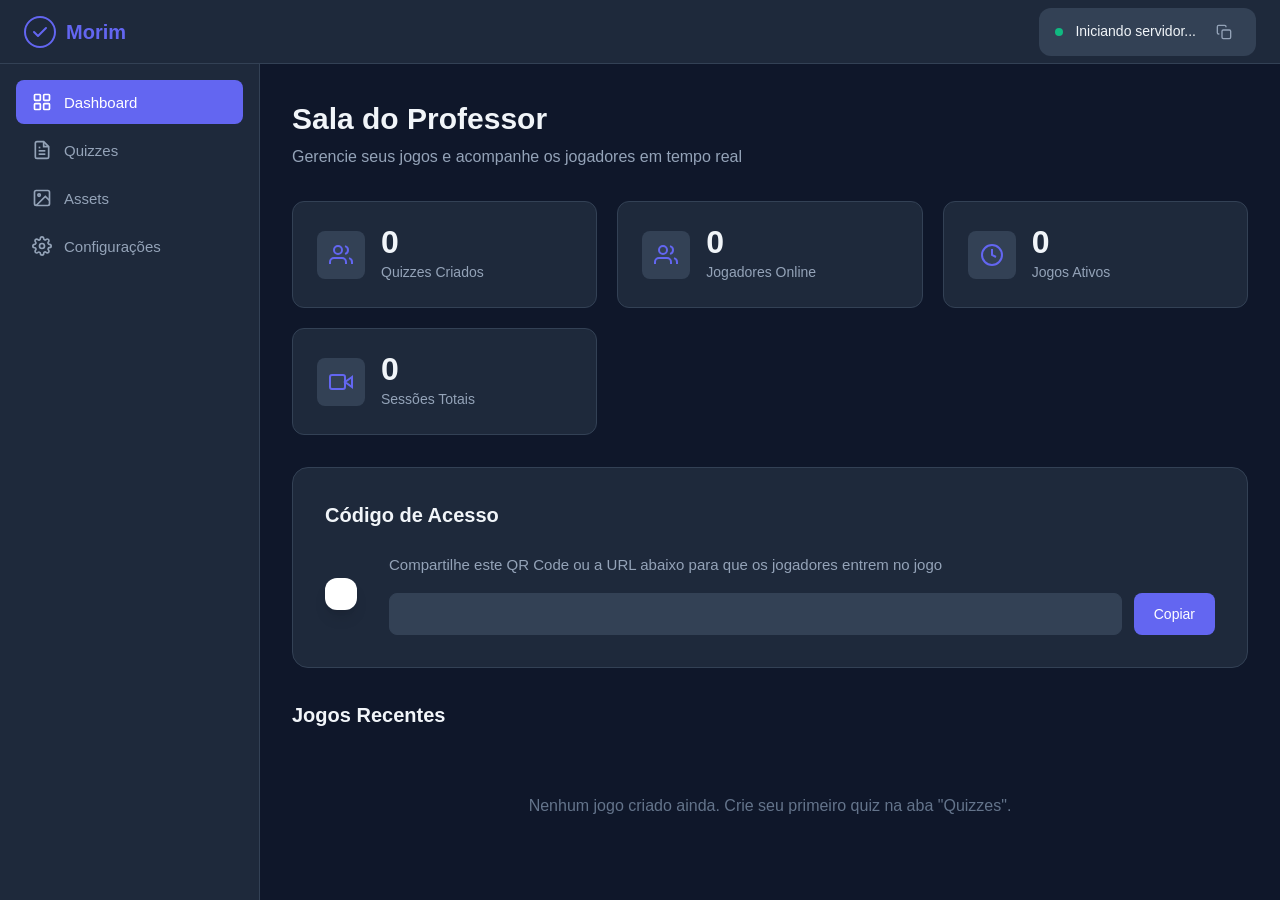
<file: src/index.html>
<!DOCTYPE html>
<html lang="pt-BR">
<head>
    <meta charset="UTF-8">
    <meta name="viewport" content="width=device-width, initial-scale=1.0">
    <title>Morim - Sala do Professor</title>
    <link rel="stylesheet" href="styles.css">
</head>
<body>
    <div id="app">
        <header class="header">
            <div class="logo">
                <svg width="32" height="32" viewBox="0 0 32 32" fill="none">
                    <circle cx="16" cy="16" r="15" stroke="currentColor" stroke-width="2"/>
                    <path d="M10 16L14 20L22 12" stroke="currentColor" stroke-width="2" stroke-linecap="round" stroke-linejoin="round"/>
                </svg>
                <span>Morim</span>
            </div>
            <div class="server-info" id="serverInfo">
                <span class="status-indicator"></span>
                <span id="serverUrl">Iniciando servidor...</span>
                <button id="copyUrlBtn" class="btn-icon" title="Copiar URL">
                    <svg width="16" height="16" viewBox="0 0 24 24" fill="none" stroke="currentColor" stroke-width="2">
                        <rect x="9" y="9" width="13" height="13" rx="2" ry="2"/>
                        <path d="M5 15H4a2 2 0 0 1-2-2V4a2 2 0 0 1 2-2h9a2 2 0 0 1 2 2v1"/>
                    </svg>
                </button>
            </div>
        </header>

        <main class="main">
            <aside class="sidebar">
                <nav class="nav">
                    <button class="nav-item active" data-tab="dashboard">
                        <svg width="20" height="20" viewBox="0 0 24 24" fill="none" stroke="currentColor" stroke-width="2">
                            <rect x="3" y="3" width="7" height="7" rx="1"/>
                            <rect x="14" y="3" width="7" height="7" rx="1"/>
                            <rect x="3" y="14" width="7" height="7" rx="1"/>
                            <rect x="14" y="14" width="7" height="7" rx="1"/>
                        </svg>
                        <span>Dashboard</span>
                    </button>
                    <button class="nav-item" data-tab="quizzes">
                        <svg width="20" height="20" viewBox="0 0 24 24" fill="none" stroke="currentColor" stroke-width="2">
                            <path d="M14 2H6a2 2 0 0 0-2 2v16a2 2 0 0 0 2 2h12a2 2 0 0 0 2-2V8z"/>
                            <polyline points="14 2 14 8 20 8"/>
                            <line x1="16" y1="13" x2="8" y2="13"/>
                            <line x1="16" y1="17" x2="8" y2="17"/>
                            <polyline points="10 9 9 9 8 9"/>
                        </svg>
                        <span>Quizzes</span>
                    </button>
                    <button class="nav-item" data-tab="assets">
                        <svg width="20" height="20" viewBox="0 0 24 24" fill="none" stroke="currentColor" stroke-width="2">
                            <rect x="3" y="3" width="18" height="18" rx="2" ry="2"/>
                            <circle cx="8.5" cy="8.5" r="1.5"/>
                            <polyline points="21 15 16 10 5 21"/>
                        </svg>
                        <span>Assets</span>
                    </button>
                    <button class="nav-item" data-tab="settings">
                        <svg width="20" height="20" viewBox="0 0 24 24" fill="none" stroke="currentColor" stroke-width="2">
                            <circle cx="12" cy="12" r="3"/>
                            <path d="M19.4 15a1.65 1.65 0 0 0 .33 1.82l.06.06a2 2 0 0 1 0 2.83 2 2 0 0 1-2.83 0l-.06-.06a1.65 1.65 0 0 0-1.82-.33 1.65 1.65 0 0 0-1 1.51V21a2 2 0 0 1-2 2 2 2 0 0 1-2-2v-.09A1.65 1.65 0 0 0 9 19.4a1.65 1.65 0 0 0-1.82.33l-.06.06a2 2 0 0 1-2.83 0 2 2 0 0 1 0-2.83l.06-.06a1.65 1.65 0 0 0 .33-1.82 1.65 1.65 0 0 0-1.51-1H3a2 2 0 0 1-2-2 2 2 0 0 1 2-2h.09A1.65 1.65 0 0 0 4.6 9a1.65 1.65 0 0 0-.33-1.82l-.06-.06a2 2 0 0 1 0-2.83 2 2 0 0 1 2.83 0l.06.06a1.65 1.65 0 0 0 1.82.33H9a1.65 1.65 0 0 0 1-1.51V3a2 2 0 0 1 2-2 2 2 0 0 1 2 2v.09a1.65 1.65 0 0 0 1 1.51 1.65 1.65 0 0 0 1.82-.33l.06-.06a2 2 0 0 1 2.83 0 2 2 0 0 1 0 2.83l-.06.06a1.65 1.65 0 0 0-.33 1.82V9a1.65 1.65 0 0 0 1.51 1H21a2 2 0 0 1 2 2 2 2 0 0 1-2 2h-.09a1.65 1.65 0 0 0-1.51 1z"/>
                        </svg>
                        <span>Configurações</span>
                    </button>
                </nav>
            </aside>

            <section class="content" id="dashboardTab">
                <div class="dashboard">
                    <div class="dashboard-header">
                        <h1>Sala do Professor</h1>
                        <p>Gerencie seus jogos e acompanhe os jogadores em tempo real</p>
                    </div>
                    
                    <div class="stats-grid">
                        <div class="stat-card">
                            <div class="stat-icon">
                                <svg width="24" height="24" viewBox="0 0 24 24" fill="none" stroke="currentColor" stroke-width="2">
                                    <path d="M17 21v-2a4 4 0 0 0-4-4H5a4 4 0 0 0-4 4v2"/>
                                    <circle cx="9" cy="7" r="4"/>
                                    <path d="M23 21v-2a4 4 0 0 0-3-3.87"/>
                                    <path d="M16 3.13a4 4 0 0 1 0 7.75"/>
                                </svg>
                            </div>
                            <div class="stat-info">
                                <span class="stat-value" id="totalQuizzes">0</span>
                                <span class="stat-label">Quizzes Criados</span>
                            </div>
                        </div>
                        <div class="stat-card">
                            <div class="stat-icon">
                                <svg width="24" height="24" viewBox="0 0 24 24" fill="none" stroke="currentColor" stroke-width="2">
                                    <path d="M17 21v-2a4 4 0 0 0-4-4H5a4 4 0 0 0-4 4v2"/>
                                    <circle cx="9" cy="7" r="4"/>
                                    <path d="M23 21v-2a4 4 0 0 0-3-3.87"/>
                                    <path d="M16 3.13a4 4 0 0 1 0 7.75"/>
                                </svg>
                            </div>
                            <div class="stat-info">
                                <span class="stat-value" id="activePlayers">0</span>
                                <span class="stat-label">Jogadores Online</span>
                            </div>
                        </div>
                        <div class="stat-card">
                            <div class="stat-icon">
                                <svg width="24" height="24" viewBox="0 0 24 24" fill="none" stroke="currentColor" stroke-width="2">
                                    <circle cx="12" cy="12" r="10"/>
                                    <polyline points="12 6 12 12 16 14"/>
                                </svg>
                            </div>
                            <div class="stat-info">
                                <span class="stat-value" id="activeGames">0</span>
                                <span class="stat-label">Jogos Ativos</span>
                            </div>
                        </div>
                        <div class="stat-card">
                            <div class="stat-icon">
                                <svg width="24" height="24" viewBox="0 0 24 24" fill="none" stroke="currentColor" stroke-width="2">
                                    <polygon points="23 7 16 12 23 17 23 7"/>
                                    <rect x="1" y="5" width="15" height="14" rx="2" ry="2"/>
                                </svg>
                            </div>
                            <div class="stat-info">
                                <span class="stat-value" id="totalSessions">0</span>
                                <span class="stat-label">Sessões Totais</span>
                            </div>
                        </div>
                    </div>

                    <div class="qr-section">
                        <h2>Código de Acesso</h2>
                        <div class="qr-container">
                            <div id="qrCode" class="qr-code"></div>
                            <div class="qr-info">
                                <p>Compartilhe este QR Code ou a URL abaixo para que os jogadores entrem no jogo</p>
                                <div class="url-display">
                                    <input type="text" id="serverUrlInput" readonly>
                                    <button id="copyUrlBtn2" class="btn btn-primary">Copiar</button>
                                </div>
                            </div>
                        </div>
                    </div>

                    <div class="recent-games">
                        <h2>Jogos Recentes</h2>
                        <div id="recentGamesList" class="games-list">
                            <p class="empty-state">Nenhum jogo criado ainda. Crie seu primeiro quiz na aba "Quizzes".</p>
                        </div>
                    </div>
                </div>
            </section>

            <section class="content hidden" id="quizzesTab">
                <div class="quizzes-page">
                    <div class="page-header">
                        <h1>Meus Quizzes</h1>
                        <button id="createQuizBtn" class="btn btn-primary">
                            <svg width="16" height="16" viewBox="0 0 24 24" fill="none" stroke="currentColor" stroke-width="2">
                                <line x1="12" y1="5" x2="12" y2="19"/>
                                <line x1="5" y1="12" x2="19" y2="12"/>
                            </svg>
                            Novo Quiz
                        </button>
                    </div>
                    <div id="quizzesList" class="quizzes-grid">
                        <div class="empty-state">
                            <svg width="64" height="64" viewBox="0 0 24 24" fill="none" stroke="currentColor" stroke-width="1.5">
                                <path d="M14 2H6a2 2 0 0 0-2 2v16a2 2 0 0 0 2 2h12a2 2 0 0 0 2-2V8z"/>
                                <polyline points="14 2 14 8 20 8"/>
                                <line x1="16" y1="13" x2="8" y2="13"/>
                                <line x1="16" y1="17" x2="8" y2="17"/>
                            </svg>
                            <p>Nenhum quiz criado ainda</p>
                            <button id="createFirstQuizBtn" class="btn btn-primary">Criar Primeiro Quiz</button>
                        </div>
                    </div>
                </div>
            </section>

            <section class="content hidden" id="assetsTab">
                <div class="assets-page">
                    <div class="page-header">
                        <h1>Gerenciar Assets</h1>
                    </div>
                    <div class="assets-tabs">
                        <button class="asset-tab-btn active" data-asset="avatars">Avatares</button>
                        <button class="asset-tab-btn" data-asset="podiums">Pódium/Temas</button>
                    </div>
                    <div class="assets-content">
                        <div id="avatarsAssets" class="asset-panel">
                            <div class="asset-upload">
                                <label class="upload-area" id="avatarUploadArea">
                                    <svg width="48" height="48" viewBox="0 0 24 24" fill="none" stroke="currentColor" stroke-width="1.5">
                                        <path d="M21 15v4a2 2 0 0 1-2 2H5a2 2 0 0 1-2-2v-4"/>
                                        <polyline points="17 8 12 3 7 8"/>
                                        <line x1="12" y1="3" x2="12" y2="15"/>
                                    </svg>
                                    <p>Arraste avatares aqui ou clique para selecionar</p>
                                    <span class="upload-hint">PNG, JPG, GIF, SVG • Máx. 2MB cada</span>
                                    <input type="file" id="avatarFileInput" accept="image/png,image/jpeg,image/gif,image/svg+xml" multiple hidden>
                                </label>
                            </div>
                            <div id="avatarsList" class="assets-grid">
                                <p class="empty-state">Nenhum avatar adicionado ainda</p>
                            </div>
                        </div>
                        <div id="podiumsAssets" class="asset-panel hidden">
                            <div class="asset-upload">
                                <label class="upload-area" id="podiumUploadArea">
                                    <svg width="48" height="48" viewBox="0 0 24 24" fill="none" stroke="currentColor" stroke-width="1.5">
                                        <path d="M21 15v4a2 2 0 0 1-2 2H5a2 2 0 0 1-2-2v-4"/>
                                        <polyline points="17 8 12 3 7 8"/>
                                        <line x1="12" y1="3" x2="12" y2="15"/>
                                    </svg>
                                    <p>Arraste arquivos de áudio/temas aqui ou clique para selecionar</p>
                                    <span class="upload-hint">MP3, WAV, OGG, JSON, CSS • Máx. 10MB cada</span>
                                    <input type="file" id="podiumFileInput" accept="audio/*,application/json,text/css" multiple hidden>
                                </label>
                            </div>
                            <div id="podiumsList" class="assets-grid">
                                <p class="empty-state">Nenhum asset de pódium adicionado ainda</p>
                            </div>
                        </div>
                    </div>
                </div>
            </section>

            <section class="content hidden" id="settingsTab">
                <div class="settings-page">
                    <div class="page-header">
                        <h1>Configurações</h1>
                    </div>
                    <div class="settings-sections">
                        <div class="settings-section">
                            <h2>Servidor</h2>
                            <div class="setting-item">
                                <label>Porta do Servidor</label>
                                <input type="number" id="serverPort" value="8080" min="1024" max="65535">
                            </div>
                            <div class="setting-item">
                                <label>IP da Rede Local</label>
                                <input type="text" id="localIp" readonly>
                            </div>
                            <div class="setting-item">
                                <label>URL Pública</label>
                                <input type="text" id="publicUrl" readonly>
                            </div>
                        </div>
                        <div class="settings-section">
                            <h2>Jogo</h2>
                            <div class="setting-item">
                                <label>Tempo padrão por pergunta (segundos)</label>
                                <input type="number" id="defaultQuestionTime" value="30" min="5" max="300">
                            </div>
                            <div class="setting-item">
                                <label>Pontuação padrão por pergunta</label>
                                <input type="number" id="defaultPoints" value="1000" min="100" max="10000">
                            </div>
                            <div class="setting-item toggle">
                                <label>Embaralhar ordem das perguntas</label>
                                <input type="checkbox" id="shuffleQuestions" checked>
                            </div>
                            <div class="setting-item toggle">
                                <label>Embaralhar ordem das respostas</label>
                                <input type="checkbox" id="shuffleAnswers" checked>
                            </div>
                            <div class="setting-item toggle">
                                <label>Mostrar ranking após cada pergunta</label>
                                <input type="checkbox" id="showLeaderboard" checked>
                            </div>
                        </div>
                        <div class="settings-section">
                            <h2>Aparência</h2>
                            <div class="setting-item">
                                <label>Tema</label>
                                <select id="themeSelect">
                                    <option value="dark">Escuro</option>
                                    <option value="light">Claro</option>
                                    <option value="system">Sistema</option>
                                </select>
                            </div>
                            <div class="setting-item">
                                <label>Cor primária</label>
                                <input type="color" id="primaryColor" value="#6366f1">
                            </div>
                        </div>
                        <div class="settings-section">
                            <h2>Dados</h2>
                            <div class="setting-item">
                                <label>Diretório de dados</label>
                                <input type="text" id="dataDir" readonly>
                            </div>
                            <button id="openDataDirBtn" class="btn btn-secondary">Abrir Pasta</button>
                        </div>
                    </div>
                </div>
            </section>
        </main>
    </div>

    <div id="createQuizModal" class="modal hidden">
        <div class="modal-overlay"></div>
        <div class="modal-content">
            <div class="modal-header">
                <h2>Criar Novo Quiz</h2>
                <button class="modal-close" id="closeCreateQuizModal">
                    <svg width="20" height="20" viewBox="0 0 24 24" fill="none" stroke="currentColor" stroke-width="2">
                        <line x1="18" y1="6" x2="6" y2="18"/>
                        <line x1="6" y1="6" x2="18" y2="18"/>
                    </svg>
                </button>
            </div>
            <form id="createQuizForm">
                <div class="form-group">
                    <label for="quizTitle">Título do Quiz</label>
                    <input type="text" id="quizTitle" required placeholder="Ex: Conhecimentos Gerais">
                </div>
                <div class="form-group">
                    <label for="quizDescription">Descrição</label>
                    <textarea id="quizDescription" rows="3" placeholder="Descreva sobre o que é este quiz..."></textarea>
                </div>
                <div class="form-actions">
                    <button type="button" class="btn btn-secondary" id="cancelCreateQuiz">Cancelar</button>
                    <button type="submit" class="btn btn-primary">Criar Quiz</button>
                </div>
            </form>
        </div>
    </div>

    <div id="editQuizModal" class="modal hidden">
        <div class="modal-overlay"></div>
        <div class="modal-content large">
            <div class="modal-header">
                <h2 id="editQuizModalTitle">Editar Quiz</h2>
                <button class="modal-close" id="closeEditQuizModal">
                    <svg width="20" height="20" viewBox="0 0 24 24" fill="none" stroke="currentColor" stroke-width="2">
                        <line x1="18" y1="6" x2="6" y2="18"/>
                        <line x1="6" y1="6" x2="18" y2="18"/>
                    </svg>
                </button>
            </div>
            <div class="quiz-editor">
                <div class="quiz-editor-header">
                    <div class="form-group">
                        <label>Título</label>
                        <input type="text" id="editQuizTitle">
                    </div>
                    <div class="form-group">
                        <label>Descrição</label>
                        <textarea id="editQuizDescription" rows="2"></textarea>
                    </div>
                </div>
                <div class="questions-list" id="questionsList">
                    <div class="empty-state">Nenhuma pergunta adicionada</div>
                </div>
                <button type="button" class="btn btn-secondary" id="addQuestionBtn">
                    <svg width="16" height="16" viewBox="0 0 24 24" fill="none" stroke="currentColor" stroke-width="2">
                        <line x1="12" y1="5" x2="12" y2="19"/>
                        <line x1="5" y1="12" x2="19" y2="12"/>
                    </svg>
                    Adicionar Pergunta
                </button>
            </div>
            <div class="modal-footer">
                <button type="button" class="btn btn-danger" id="deleteQuizBtn">Excluir Quiz</button>
                <div>
                    <button type="button" class="btn btn-secondary" id="cancelEditQuiz">Cancelar</button>
                    <button type="button" class="btn btn-primary" id="saveQuizBtn">Salvar Quiz</button>
                </div>
            </div>
        </div>
    </div>

    <div id="questionModal" class="modal hidden">
        <div class="modal-overlay"></div>
        <div class="modal-content large">
            <div class="modal-header">
                <h2 id="questionModalTitle">Nova Pergunta</h2>
                <button class="modal-close" id="closeQuestionModal">
                    <svg width="20" height="20" viewBox="0 0 24 24" fill="none" stroke="currentColor" stroke-width="2">
                        <line x1="18" y1="6" x2="6" y2="18"/>
                        <line x1="6" y1="6" x2="18" y2="18"/>
                    </svg>
                </button>
            </div>
            <form id="questionForm">
                <div class="form-row">
                    <div class="form-group">
                        <label>Tipo de Pergunta</label>
                        <select id="questionType" required>
                            <option value="single_choice">Escolha Única</option>
                            <option value="multiple_choice">Múltipla Escolha</option>
                            <option value="true_false">Verdadeiro/Falso</option>
                            <option value="type_answer">Digitar Resposta</option>
                            <option value="puzzle">Ordenar/Puzzle</option>
                        </select>
                    </div>
                    <div class="form-group">
                        <label>Tempo (segundos)</label>
                        <input type="number" id="questionTime" value="30" min="5" max="300" required>
                    </div>
                    <div class="form-group">
                        <label>Pontos</label>
                        <input type="number" id="questionPoints" value="1000" min="100" max="10000" required>
                    </div>
                </div>
                <div class="form-group">
                    <label>Texto da Pergunta</label>
                    <textarea id="questionText" rows="3" required placeholder="Digite a pergunta..."></textarea>
                </div>
                <div class="form-group">
                    <label>Imagem (opcional - URL)</label>
                    <input type="url" id="questionImage" placeholder="https://exemplo.com/imagem.png">
                </div>
                <div id="optionsContainer">
                    <h3>Opções de Resposta</h3>
                    <div id="optionsList"></div>
                    <button type="button" class="btn btn-secondary" id="addOptionBtn">Adicionar Opção</button>
                </div>
                <div class="form-actions">
                    <button type="button" class="btn btn-secondary" id="cancelQuestion">Cancelar</button>
                    <button type="submit" class="btn btn-primary">Salvar Pergunta</button>
                </div>
            </form>
        </div>
    </div>

    <div id="toastContainer" class="toast-container"></div>

    <script type="module" src="app.js"></script>
</body>
</html>
</file>
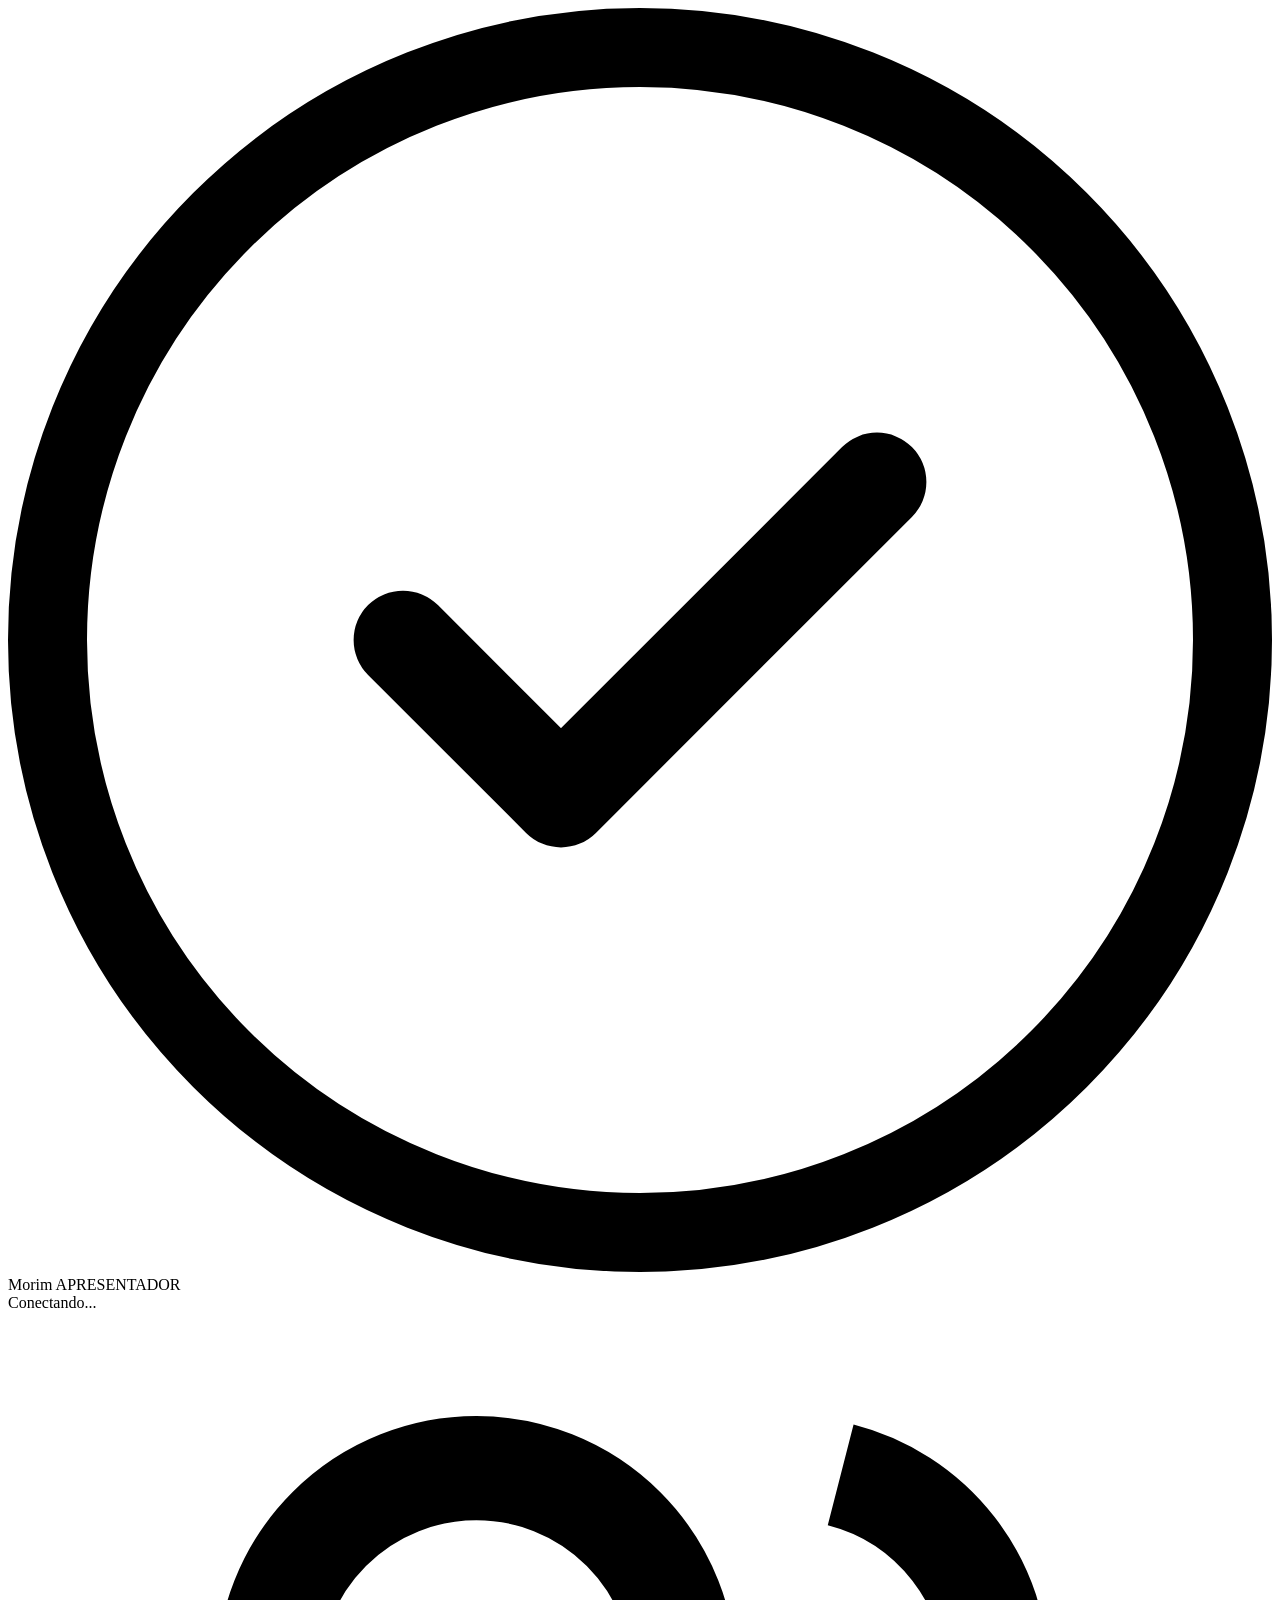
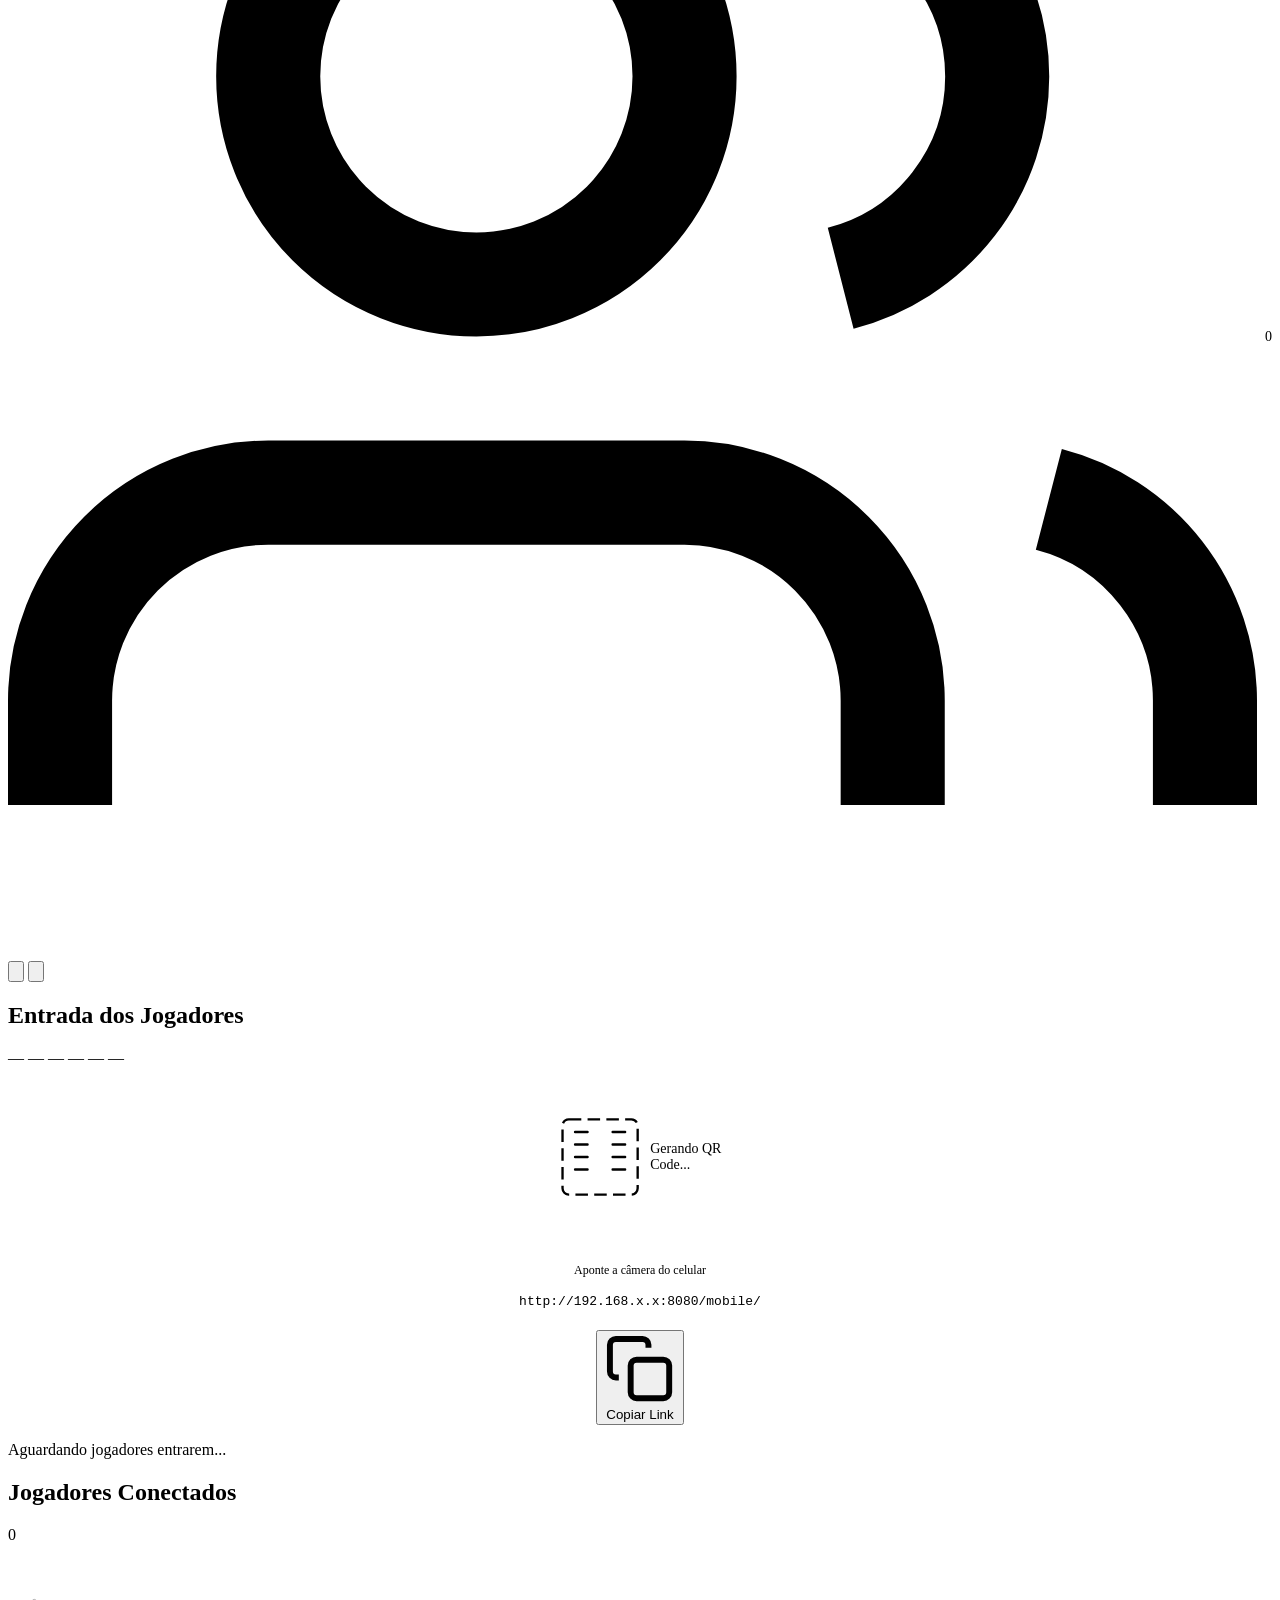
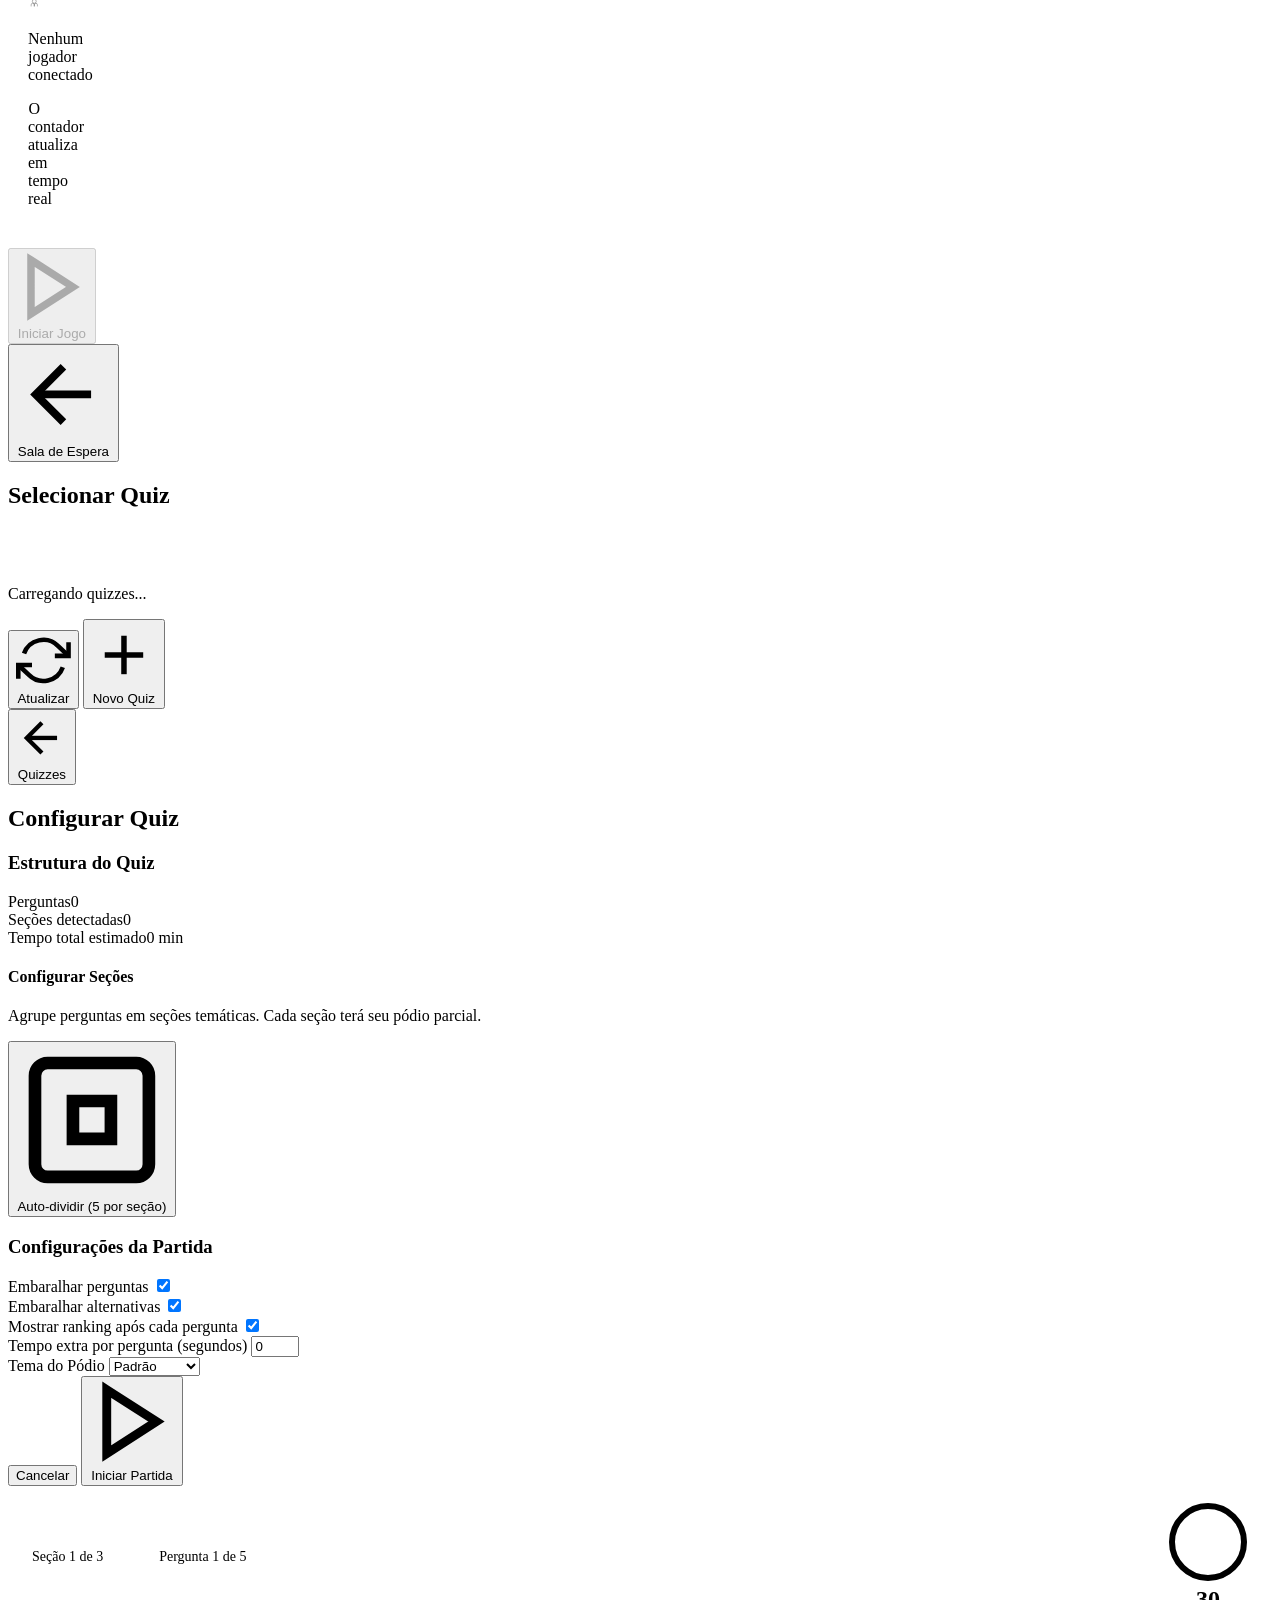
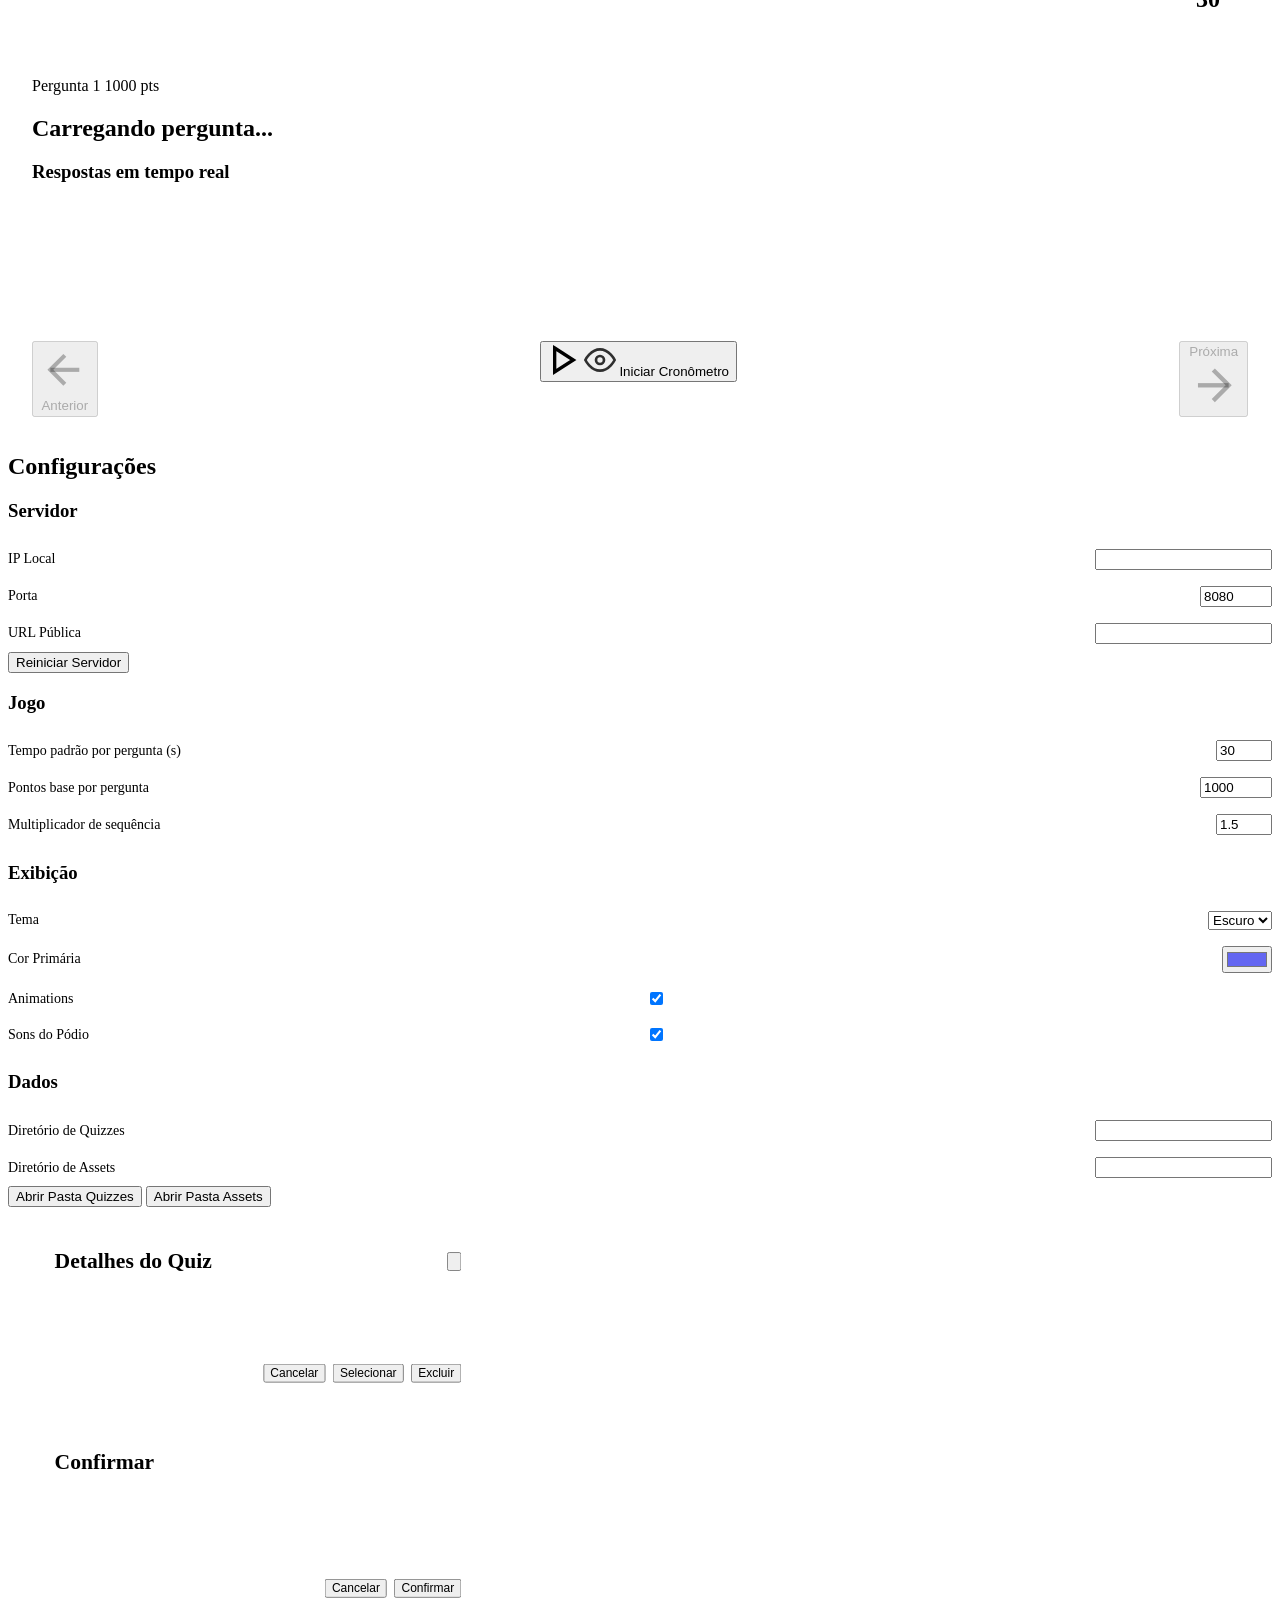
<file: src/presenter/index.html>
<!DOCTYPE html>
<html lang="pt-BR">
<head>
    <meta charset="UTF-8">
    <meta name="viewport" content="width=device-width, initial-scale=1.0">
    <title>Morim - Painel do Apresentador</title>
    <link rel="stylesheet" href="presenter.css">
</head>
<body>
    <div id="app" class="app">
        <!-- HEADER FIXO -->
        <header class="header" id="header">
            <div class="header-left">
                <div class="logo" id="headerLogo">
                    <svg viewBox="0 0 32 32" fill="none" aria-hidden="true">
                        <circle cx="16" cy="16" r="15" stroke="currentColor" stroke-width="2"/>
                        <path d="M10 16L14 20L22 12" stroke="currentColor" stroke-width="2.5" stroke-linecap="round" stroke-linejoin="round"/>
                    </svg>
                    <span>Morim</span>
                    <span class="badge-presenter">APRESENTADOR</span>
                </div>
            </div>
            <div class="header-center" id="headerCenter">
                <!-- Connection status shown here -->
            </div>
            <div class="header-right">
                <div class="connection-status" id="connectionStatus">
                    <span class="status-dot" id="statusDot"></span>
                    <span id="statusText">Conectando...</span>
                </div>
                <div class="player-count" id="playerCount" title="Jogadores conectados">
                    <svg viewBox="0 0 24 24" fill="none" stroke="currentColor" stroke-width="2" aria-hidden="true">
                        <path d="M17 21v-2a4 4 0 0 0-4-4H5a4 4 0 0 0-4 4v2"/>
                        <circle cx="9" cy="7" r="4"/>
                        <path d="M23 21v-2a4 4 0 0 0-3-3.87"/>
                        <path d="M16 3.13a4 4 0 0 1 0 7.75"/>
                    </svg>
                    <span class="count" id="playerCountValue">0</span>
                </div>
                <button class="btn-icon" id="btnFullscreen" title="Tela cheia (F11)" aria-label="Tela cheia">
                    <svg viewBox="0 0 24 24" fill="none" stroke="currentColor" stroke-width="2">
                        <path d="M8 3H5a2 2 0 0 0-2 2v3M21 8V5a2 2 0 0 0-2-2h-3M3 16v3a2 2 0 0 0 2 2h3M16 21h3a2 2 0 0 0 2-2v-3"/>
                    </svg>
                </button>
                <button class="btn-icon" id="btnSettings" title="Configurações" aria-label="Configurações">
                    <svg viewBox="0 0 24 24" fill="none" stroke="currentColor" stroke-width="2">
                        <circle cx="12" cy="12" r="3"/>
                        <path d="M19.4 15a1.65 1.65 0 0 0 .33 1.82l.06.06a2 2 0 0 1 0 2.83 2 2 0 0 1-2.83 0l-.06-.06a1.65 1.65 0 0 0-1.82-.33 1.65 1.65 0 0 0-1 1.51V21a2 2 0 0 1-2 2 2 2 0 0 1-2-2v-.09A1.65 1.65 0 0 0 9 19.4a1.65 1.65 0 0 0-1.82.33l-.06.06a2 2 0 0 1-2.83 0 2 2 0 0 1 0-2.83l.06-.06a1.65 1.65 0 0 0 .33-1.82 1.65 1.65 0 0 0-1.51-1H3a2 2 0 0 1-2-2 2 2 0 0 1 2-2h.09A1.65 1.65 0 0 0 4.6 9a1.65 1.65 0 0 0-.33-1.82l-.06-.06a2 2 0 0 1 0-2.83 2 2 0 0 1 2.83 0l.06.06a1.65 1.65 0 0 0 1.82.33H9a1.65 1.65 0 0 0 1-1.51V3a2 2 0 0 1 2-2 2 2 0 0 1 2 2v.09a1.65 1.65 0 0 0 1 1.51 1.65 1.65 0 0 0 1.82-.33l.06-.06a2 2 0 0 1 2.83 0 2 2 0 0 1 0 2.83l-.06.06a1.65 1.65 0 0 0-.33 1.82V9a1.65 1.65 0 0 0 1.51 1H21a2 2 0 0 1 2 2 2 2 0 0 1-2 2h-.09a1.65 1.65 0 0 0-1.51 1z"/>
                    </svg>
                </button>
            </div>
        </header>

        <!-- MAIN CONTENT AREA -->
        <main class="main" id="main">
            <!-- VIEW: LOBBY / WAITING ROOM -->
            <section id="view-lobby" class="view active" data-view="lobby" role="main" aria-label="Sala de espera">
                <div class="lobby-container">
                    <!-- QR CODE PANEL -->
                    <div class="lobby-panel qr-panel">
                        <div class="panel-header">
                            <h2>Entrada dos Jogadores</h2>
                            <div class="pin-display-large" id="lobbyPin">— — — — — —</div>
                        </div>
                        <div class="qr-wrapper">
                            <div class="qr-code-container" id="qrCodeContainer">
                                <div class="qr-placeholder" id="qrPlaceholder">
                                    <svg viewBox="0 0 64 64" fill="none" stroke="currentColor" stroke-width="1.5" aria-hidden="true">
                                        <rect x="8" y="8" width="48" height="48" rx="4" stroke-dasharray="8 4"/>
                                        <path d="M16 16h8M16 24h8M16 32h8M16 40h8M40 16h8M40 24h8M40 32h8M40 40h8" stroke-linecap="round"/>
                                    </svg>
                                    <p>Gerando QR Code...</p>
                                </div>
                            </div>
                            <div class="qr-info">
                                <p class="qr-instruction">Aponte a câmera do celular</p>
                                <p class="qr-url" id="qrUrl">http://192.168.x.x:8080/mobile/</p>
                                <button class="btn btn-secondary" id="btnCopyUrl">
                                    <svg viewBox="0 0 24 24" fill="none" stroke="currentColor" stroke-width="2"><rect x="9" y="9" width="13" height="13" rx="2"/><path d="M5 15H4a2 2 0 0 1-2-2V4a2 2 0 0 1 2-2h9a2 2 0 0 1 2 2v1"/></svg>
                                    Copiar Link
                                </button>
                            </div>
                        </div>
                        <div class="waiting-message" id="waitingMessage">
                            <div class="pulse-ring"></div>
                            <div class="pulse-ring"></div>
                            <div class="pulse-ring"></div>
                            <p>Aguardando jogadores entrarem...</p>
                        </div>
                    </div>

                    <!-- PLAYERS LIST PANEL -->
                    <div class="lobby-panel players-panel">
                        <div class="panel-header">
                            <h2>Jogadores Conectados</h2>
                            <span class="player-badge" id="playerBadge">0</span>
                        </div>
                        <div class="players-grid" id="playersGrid">
                            <div class="empty-players" id="emptyPlayers">
                                <svg viewBox="0 0 64 64" fill="none" stroke="currentColor" stroke-width="1.5" aria-hidden="true">
                                    <path d="M16 48v-8a8 8 0 0 1 16 0v8M32 32a10 10 0 1 0 0-20 10 10 0 0 0 0 20z"/>
                                    <path d="M48 48v-8a8 8 0 0 0-16 0v8"/>
                                </svg>
                                <p>Nenhum jogador conectado</p>
                                <span>O contador atualiza em tempo real</span>
                            </div>
                        </div>
                        <div class="panel-actions">
                            <button class="btn btn-primary btn-lg" id="btnStartGame" disabled>
                                <svg viewBox="0 0 24 24" fill="none" stroke="currentColor" stroke-width="2.5"><polygon points="5 3 19 12 5 21 5 3"/></svg>
                                <span>Iniciar Jogo</span>
                            </button>
                        </div>
                    </div>
                </div>
            </section>

            <!-- VIEW: QUIZ SELECTOR -->
            <section id="view-quiz-select" class="view" data-view="quiz-select" role="main" aria-label="Selecionar Quiz">
                <div class="quiz-select-container">
                    <div class="view-header">
                        <button class="btn-back" id="backToLobby" aria-label="Voltar à sala">
                            <svg viewBox="0 0 24 24" fill="none" stroke="currentColor" stroke-width="2"><line x1="19" y1="12" x2="5" y2="12"/><polyline points="12 19 5 12 12 5"/></svg>
                            <span>Sala de Espera</span>
                        </button>
                        <h1>Selecionar Quiz</h1>
                    </div>
                    <div class="quiz-list" id="quizList">
                        <div class="loading-quizzes">
                            <div class="spinner"></div>
                            <p>Carregando quizzes...</p>
                        </div>
                    </div>
                    <div class="quiz-select-footer">
                        <button class="btn btn-secondary" id="btnRefreshQuizzes">
                            <svg viewBox="0 0 24 24" fill="none" stroke="currentColor" stroke-width="2"><path d="M23 4v6h-6"/><path d="M1 20v-6h6"/><path d="M3.51 9a9 9 0 0 1 14.85-3.36L23 10M1 14l4.64 4.36A9 9 0 0 0 20.49 15"/></svg>
                            Atualizar
                        </button>
                        <button class="btn btn-primary" id="btnCreateNewQuiz">
                            <svg viewBox="0 0 24 24" fill="none" stroke="currentColor" stroke-width="2"><line x1="12" y1="5" x2="12" y2="19"/><line x1="5" y1="12" x2="19" y2="12"/></svg>
                            Novo Quiz
                        </button>
                    </div>
                </div>
            </section>

            <!-- VIEW: QUIZ CONFIG (Sections) -->
            <section id="view-quiz-config" class="view" data-view="quiz-config" role="main" aria-label="Configurar Quiz">
                <div class="quiz-config-container">
                    <div class="view-header">
                        <button class="btn-back" id="backToQuizSelect" aria-label="Voltar aos quizzes">
                            <svg viewBox="0 0 24 24" fill="none" stroke="currentColor" stroke-width="2"><line x1="19" y1="12" x2="5" y2="12"/><polyline points="12 19 5 12 12 5"/></svg>
                            <span>Quizzes</span>
                        </button>
                        <h1 id="configQuizTitle">Configurar Quiz</h1>
                    </div>
                    <div class="config-content">
                        <div class="config-panel">
                            <h3>Estrutura do Quiz</h3>
                            <div class="quiz-meta" id="quizMeta">
                                <div class="meta-item"><span class="meta-label">Perguntas</span><span class="meta-value" id="metaQuestions">0</span></div>
                                <div class="meta-item"><span class="meta-label">Seções detectadas</span><span class="meta-value" id="metaSections">0</span></div>
                                <div class="meta-item"><span class="meta-label">Tempo total estimado</span><span class="meta-value" id="metaTime">0 min</span></div>
                            </div>
                            <div class="sections-config" id="sectionsConfig">
                                <h4>Configurar Seções</h4>
                                <p class="config-hint">Agrupe perguntas em seções temáticas. Cada seção terá seu pódio parcial.</p>
                                <div class="sections-list" id="sectionsList"></div>
                                <button class="btn btn-secondary btn-sm" id="btnAutoSections">
                                    <svg viewBox="0 0 24 24" fill="none" stroke="currentColor" stroke-width="2"><rect x="3" y="3" width="18" height="18" rx="2"/><path d="M9 9h6v6H9z"/></svg>
                                    Auto-dividir (5 por seção)
                                </button>
                            </div>
                        </div>
                        <div class="config-panel settings-panel">
                            <h3>Configurações da Partida</h3>
                            <div class="setting-group">
                                <label>Embaralhar perguntas</label>
                                <label class="toggle"><input type="checkbox" id="settingShuffleQuestions" checked><span class="toggle-slider"></span></label>
                            </div>
                            <div class="setting-group">
                                <label>Embaralhar alternativas</label>
                                <label class="toggle"><input type="checkbox" id="settingShuffleAnswers" checked><span class="toggle-slider"></span></label>
                            </div>
                            <div class="setting-group">
                                <label>Mostrar ranking após cada pergunta</label>
                                <label class="toggle"><input type="checkbox" id="settingShowRanking" checked><span class="toggle-slider"></span></label>
                            </div>
                            <div class="setting-group">
                                <label>Tempo extra por pergunta (segundos)</label>
                                <input type="number" id="settingExtraTime" value="0" min="0" max="60" step="5">
                            </div>
                            <div class="setting-group">
                                <label>Tema do Pódio</label>
                                <select id="settingPodiumTheme">
                                    <option value="default">Padrão</option>
                                    <option value="celebration">Celebração</option>
                                    <option value="minimal">Mínimo</option>
                                </select>
                            </div>
                        </div>
                    </div>
                    <div class="config-actions">
                        <button class="btn btn-secondary" id="btnCancelConfig">Cancelar</button>
                        <button class="btn btn-primary btn-lg" id="btnConfirmConfig">
                            <svg viewBox="0 0 24 24" fill="none" stroke="currentColor" stroke-width="2.5"><polygon points="5 3 19 12 5 21 5 3"/></svg>
                            <span>Iniciar Partida</span>
                        </button>
                    </div>
                </div>
            </section>

            <!-- VIEW: GAME PLAY -->
            <section id="view-game" class="view" data-view="game" role="main" aria-label="Jogo em andamento">
                <!-- TOP BAR: Section progress -->
                <div class="game-top-bar" id="gameTopBar">
                    <div class="section-progress" id="sectionProgress">
                        <div class="section-indicator" id="sectionIndicator">Seção 1 de 3</div>
                        <div class="progress-bar"><div class="progress-fill" id="progressFill"></div></div>
                        <div class="question-counter" id="questionCounter">Pergunta 1 de 5</div>
                    </div>
                    <div class="game-timer-large" id="gameTimerLarge">
                        <svg viewBox="0 0 80 80"><circle cx="40" cy="40" r="36" stroke="currentColor" stroke-width="6" fill="none" stroke-opacity="0.15"/><circle id="timerCircleLarge" cx="40" cy="40" r="36" stroke="currentColor" stroke-width="6" fill="none" stroke-linecap="round" style="stroke-dasharray: 226; stroke-dashoffset: 0; transform: rotate(-90deg) translate(-80, 0);"/></svg>
                        <span id="timerTextLarge">30</span>
                    </div>
                </div>

                <!-- QUESTION PHASE -->
                <div class="game-phase" id="phaseQuestion" data-phase="question">
                    <div class="question-display">
                        <div class="question-header">
                            <span class="question-number" id="displayQuestionNum">Pergunta 1</span>
                            <span class="question-points" id="displayQuestionPoints">1000 pts</span>
                        </div>
                        <h1 class="question-text" id="displayQuestionText">Carregando pergunta...</h1>
                        <div class="question-image-container" id="questionImageContainer"></div>
                    </div>
                    <div class="answers-chart-container" id="answersChartContainer" aria-live="polite">
                        <h3>Respostas em tempo real</h3>
                        <div class="chart-bars" id="chartBars"></div>
                        <div class="chart-legend" id="chartLegend"></div>
                    </div>
                </div>

                <!-- ANSWER REVEAL PHASE -->
                <div class="game-phase hidden" id="phaseReveal" data-phase="reveal">
                    <div class="reveal-container">
                        <div class="reveal-animation" id="revealAnimation"></div>
                        <h2 class="reveal-title" id="revealTitle">Resposta Correta</h2>
                        <div class="correct-answer-display" id="correctAnswerDisplay">
                            <div class="answer-option correct" id="correctOption"></div>
                        </div>
                        <div class="stats-row">
                            <div class="stat-box">
                                <span class="stat-value" id="statCorrect">0</span>
                                <span class="stat-label">Acertaram</span>
                            </div>
                            <div class="stat-box">
                                <span class="stat-value" id="statWrong">0</span>
                                <span class="stat-label">Erraram</span>
                            </div>
                            <div class="stat-box">
                                <span class="stat-value" id="statAvgTime">0s</span>
                                <span class="stat-label">Tempo médio</span>
                            </div>
                        </div>
                    </div>
                    <div class="section-leaderboard" id="sectionLeaderboard">
                        <h3>Ranking Parcial</h3>
                        <ol class="leaderboard-list" id="leaderboardList"></ol>
                    </div>
                </div>

                <!-- SECTION PODIUM PHASE -->
                <div class="game-phase hidden" id="phaseSectionPodium" data-phase="section-podium">
                    <div class="podium-container" id="sectionPodium">
                        <div class="podium-title">Pódio da Seção 1</div>
                        <div class="podium-animation" id="podiumAnimation"></div>
                        <div class="podium-places" id="podiumPlaces"></div>
                        <button class="btn btn-primary btn-lg" id="btnNextSection">Próxima Seção</button>
                    </div>
                </div>

                <!-- FINAL PODIUM PHASE -->
                <div class="game-phase hidden" id="phaseFinalPodium" data-phase="final-podium">
                    <div class="final-podium-container">
                        <div class="final-podium-animation" id="finalPodiumAnimation"></div>
                        <h1 class="final-title">🏆 CAMPEÃO 🏆</h1>
                        <div class="final-podium" id="finalPodium"></div>
                        <div class="final-full-ranking" id="finalFullRanking"></div>
                        <div class="final-actions">
                            <button class="btn btn-primary btn-lg" id="btnNewGame">
                                <svg viewBox="0 0 24 24" fill="none" stroke="currentColor" stroke-width="2"><path d="M23 4v6h-6"/><path d="M1 20v-6h6"/><path d="M3.51 9a9 9 0 0 1 14.85-3.36L23 10M1 14l4.64 4.36A9 9 0 0 0 20.49 15"/></svg>
                                Nova Partida
                            </button>
                            <button class="btn btn-secondary btn-lg" id="btnExportResults">
                                <svg viewBox="0 0 24 24" fill="none" stroke="currentColor" stroke-width="2"><path d="M21 15v4a2 2 0 0 1-2 2H5a2 2 0 0 1-2-2v-4"/><polyline points="17 8 12 3 7 8"/><line x1="12" y1="3" x2="12" y2="15"/></svg>
                                Exportar Resultados
                            </button>
                        </div>
                    </div>
                </div>

                <!-- BOTTOM CONTROLS -->
                <div class="game-controls" id="gameControls">
                    <button class="btn btn-secondary" id="btnPrevQuestion" disabled>
                        <svg viewBox="0 0 24 24" fill="none" stroke="currentColor" stroke-width="2"><line x1="19" y1="12" x2="5" y2="12"/><polyline points="12 19 5 12 12 5"/></svg>
                        Anterior
                    </button>
                    <div class="control-center">
                        <button class="btn btn-primary btn-lg" id="btnNextPhase" data-action="start-timer">
                            <svg class="btn-icon-play" viewBox="0 0 24 24" fill="none" stroke="currentColor" stroke-width="2.5"><polygon points="5 3 19 12 5 21 5 3"/></svg>
                            <svg class="btn-icon-reveal hidden" viewBox="0 0 24 24" fill="none" stroke="currentColor" stroke-width="2"><path d="M1 12s4-8 11-8 11 8 11 8-4 8-11 8-11-8-11-8z"/><circle cx="12" cy="12" r="3"/></svg>
                            <span id="btnNextPhaseText">Iniciar Cronômetro</span>
                        </button>
                    </div>
                    <button class="btn btn-secondary" id="btnNextQuestion" disabled>
                        Próxima
                        <svg viewBox="0 0 24 24" fill="none" stroke="currentColor" stroke-width="2"><line x1="5" y1="12" x2="19" y2="12"/><polyline points="12 5 19 12 12 19"/></svg>
                    </button>
                </div>
            </section>

            <!-- VIEW: SETTINGS -->
            <section id="view-settings" class="view" data-view="settings" role="main" aria-label="Configurações">
                <div class="settings-container">
                    <div class="view-header">
                        <h1>Configurações</h1>
                    </div>
                    <div class="settings-grid">
                        <div class="settings-panel">
                            <h3>Servidor</h3>
                            <div class="setting-row">
                                <label>IP Local</label>
                                <input type="text" id="setLocalIp" readonly>
                            </div>
                            <div class="setting-row">
                                <label>Porta</label>
                                <input type="number" id="setPort" value="8080" min="1024" max="65535">
                            </div>
                            <div class="setting-row">
                                <label>URL Pública</label>
                                <input type="text" id="setPublicUrl" readonly>
                            </div>
                            <button class="btn btn-secondary" id="btnRestartServer">Reiniciar Servidor</button>
                        </div>
                        <div class="settings-panel">
                            <h3>Jogo</h3>
                            <div class="setting-row">
                                <label>Tempo padrão por pergunta (s)</label>
                                <input type="number" id="setDefaultTime" value="30" min="5" max="300">
                            </div>
                            <div class="setting-row">
                                <label>Pontos base por pergunta</label>
                                <input type="number" id="setBasePoints" value="1000" min="100" max="10000" step="100">
                            </div>
                            <div class="setting-row">
                                <label>Multiplicador de sequência</label>
                                <input type="number" id="setStreakMultiplier" value="1.5" min="1" max="3" step="0.1">
                            </div>
                        </div>
                        <div class="settings-panel">
                            <h3>Exibição</h3>
                            <div class="setting-row">
                                <label>Tema</label>
                                <select id="setTheme">
                                    <option value="dark">Escuro</option>
                                    <option value="light">Claro</option>
                                </select>
                            </div>
                            <div class="setting-row">
                                <label>Cor Primária</label>
                                <input type="color" id="setPrimaryColor" value="#6366f1">
                            </div>
                            <div class="setting-row">
                                <label>Animations</label>
                                <label class="toggle"><input type="checkbox" id="setAnimations" checked><span class="toggle-slider"></span></label>
                            </div>
                            <div class="setting-row">
                                <label>Sons do Pódio</label>
                                <label class="toggle"><input type="checkbox" id="setPodiumSounds" checked><span class="toggle-slider"></span></label>
                            </div>
                        </div>
                        <div class="settings-panel">
                            <h3>Dados</h3>
                            <div class="setting-row">
                                <label>Diretório de Quizzes</label>
                                <input type="text" id="setQuizzesDir" readonly>
                            </div>
                            <div class="setting-row">
                                <label>Diretório de Assets</label>
                                <input type="text" id="setAssetsDir" readonly>
                            </div>
                            <button class="btn btn-secondary" id="btnOpenQuizzesDir">Abrir Pasta Quizzes</button>
                            <button class="btn btn-secondary" id="btnOpenAssetsDir">Abrir Pasta Assets</button>
                        </div>
                    </div>
                </div>
            </section>
        </main>

        <!-- MODALS -->
        <div class="modal-overlay hidden" id="modalOverlay"></div>

        <!-- Quiz Card Modal -->
        <div class="modal hidden" id="modalQuizCard" role="dialog" aria-modal="true" aria-labelledby="modalQuizTitle">
            <div class="modal-content large">
                <div class="modal-header">
                    <h2 id="modalQuizTitle">Detalhes do Quiz</h2>
                    <button class="modal-close" id="closeQuizModal" aria-label="Fechar">
                        <svg viewBox="0 0 24 24" fill="none" stroke="currentColor" stroke-width="2"><line x1="18" y1="6" x2="6" y2="18"/><line x1="6" y1="6" x2="18" y2="18"/></svg>
                    </button>
                </div>
                <div class="modal-body" id="quizModalBody"></div>
                <div class="modal-footer">
                    <button class="btn btn-secondary" id="btnModalCancel">Cancelar</button>
                    <button class="btn btn-primary" id="btnModalSelect">Selecionar</button>
                    <button class="btn btn-danger hidden" id="btnModalDelete">Excluir</button>
                </div>
            </div>
        </div>

        <!-- Confirm Modal -->
        <div class="modal hidden" id="modalConfirm" role="dialog" aria-modal="true" aria-labelledby="confirmTitle">
            <div class="modal-content">
                <div class="modal-header">
                    <h2 id="confirmTitle">Confirmar</h2>
                </div>
                <div class="modal-body">
                    <p id="confirmMessage"></p>
                </div>
                <div class="modal-footer">
                    <button class="btn btn-secondary" id="btnConfirmCancel">Cancelar</button>
                    <button class="btn btn-danger" id="btnConfirmOk">Confirmar</button>
                </div>
            </div>
        </div>

        <!-- Toast Container -->
        <div class="toast-container" id="toastContainer" aria-live="polite" aria-atomic="true"></div>

        <!-- Audio elements for podium sounds -->
        <audio id="audioFanfare" preload="auto"></audio>
        <audio id="audioApplause" preload="auto"></audio>
        <audio id="audioDrumroll" preload="auto"></audio>
    </div>

    <script type="module" src="presenter.js"></script>
</body>
</html>
</file>
<file: src/styles.css>
:root {
    --bg-primary: #0f172a;
    --bg-secondary: #1e293b;
    --bg-tertiary: #334155;
    --bg-card: #1e293b;
    --bg-hover: #334155;
    --border-color: #334155;
    --border-light: #475569;
    --text-primary: #f1f5f9;
    --text-secondary: #94a3b8;
    --text-muted: #64748b;
    --accent-primary: #6366f1;
    --accent-primary-hover: #4f46e5;
    --accent-secondary: #06b6d4;
    --accent-success: #10b981;
    --accent-warning: #f59e0b;
    --accent-danger: #ef4444;
    --shadow-sm: 0 1px 2px 0 rgb(0 0 0 / 0.05);
    --shadow: 0 1px 3px 0 rgb(0 0 0 / 0.1), 0 1px 2px -1px rgb(0 0 0 / 0.1);
    --shadow-md: 0 4px 6px -1px rgb(0 0 0 / 0.1), 0 2px 4px -2px rgb(0 0 0 / 0.1);
    --shadow-lg: 0 10px 15px -3px rgb(0 0 0 / 0.1), 0 4px 6px -4px rgb(0 0 0 / 0.1);
    --radius-sm: 4px;
    --radius: 8px;
    --radius-lg: 12px;
    --radius-xl: 16px;
    --transition: 150ms ease;
    --sidebar-width: 260px;
    --header-height: 64px;
}

* {
    margin: 0;
    padding: 0;
    box-sizing: border-box;
}

body {
    font-family: -apple-system, BlinkMacSystemFont, 'Segoe UI', Roboto, 'Helvetica Neue', Arial, sans-serif;
    background: var(--bg-primary);
    color: var(--text-primary);
    min-height: 100vh;
    line-height: 1.5;
}

#app {
    display: flex;
    flex-direction: column;
    min-height: 100vh;
}

.header {
    display: flex;
    align-items: center;
    justify-content: space-between;
    height: var(--header-height);
    padding: 0 24px;
    background: var(--bg-secondary);
    border-bottom: 1px solid var(--border-color);
    position: sticky;
    top: 0;
    z-index: 100;
}

.logo {
    display: flex;
    align-items: center;
    gap: 10px;
    font-size: 1.25rem;
    font-weight: 700;
    color: var(--accent-primary);
}

.logo svg {
    flex-shrink: 0;
}

.server-info {
    display: flex;
    align-items: center;
    gap: 12px;
    background: var(--bg-tertiary);
    padding: 8px 16px;
    border-radius: var(--radius-lg);
    font-size: 0.875rem;
}

.status-indicator {
    width: 8px;
    height: 8px;
    border-radius: 50%;
    background: var(--accent-success);
    animation: pulse 2s infinite;
}

@keyframes pulse {
    0%, 100% { opacity: 1; }
    50% { opacity: 0.5; }
}

.btn-icon {
    display: flex;
    align-items: center;
    justify-content: center;
    width: 32px;
    height: 32px;
    border: none;
    background: transparent;
    color: var(--text-secondary);
    border-radius: var(--radius);
    cursor: pointer;
    transition: all var(--transition);
}

.btn-icon:hover {
    background: var(--bg-hover);
    color: var(--text-primary);
}

.main {
    display: flex;
    flex: 1;
    overflow: hidden;
}

.sidebar {
    width: var(--sidebar-width);
    background: var(--bg-secondary);
    border-right: 1px solid var(--border-color);
    display: flex;
    flex-direction: column;
    overflow-y: auto;
    flex-shrink: 0;
}

.nav {
    padding: 16px;
    display: flex;
    flex-direction: column;
    gap: 4px;
}

.nav-item {
    display: flex;
    align-items: center;
    gap: 12px;
    width: 100%;
    padding: 12px 16px;
    border: none;
    background: transparent;
    color: var(--text-secondary);
    font-size: 0.9375rem;
    font-weight: 500;
    border-radius: var(--radius);
    cursor: pointer;
    transition: all var(--transition);
    text-align: left;
}

.nav-item:hover {
    background: var(--bg-hover);
    color: var(--text-primary);
}

.nav-item.active {
    background: var(--accent-primary);
    color: white;
}

.nav-item svg {
    flex-shrink: 0;
}

.content {
    flex: 1;
    overflow-y: auto;
    padding: 32px;
}

.content.hidden {
    display: none;
}

.page-header {
    display: flex;
    align-items: center;
    justify-content: space-between;
    margin-bottom: 32px;
}

.page-header h1 {
    font-size: 1.875rem;
    font-weight: 700;
}

.dashboard-header {
    margin-bottom: 32px;
}

.dashboard-header h1 {
    font-size: 1.875rem;
    font-weight: 700;
    margin-bottom: 4px;
}

.dashboard-header p {
    color: var(--text-secondary);
    font-size: 1rem;
}

.stats-grid {
    display: grid;
    grid-template-columns: repeat(auto-fit, minmax(240px, 1fr));
    gap: 20px;
    margin-bottom: 32px;
}

.stat-card {
    background: var(--bg-card);
    border: 1px solid var(--border-color);
    border-radius: var(--radius-lg);
    padding: 24px;
    display: flex;
    align-items: center;
    gap: 16px;
    transition: all var(--transition);
}

.stat-card:hover {
    border-color: var(--border-light);
    box-shadow: var(--shadow-md);
}

.stat-icon {
    display: flex;
    align-items: center;
    justify-content: center;
    width: 48px;
    height: 48px;
    background: var(--bg-tertiary);
    border-radius: var(--radius);
    color: var(--accent-primary);
}

.stat-info {
    display: flex;
    flex-direction: column;
}

.stat-value {
    font-size: 2rem;
    font-weight: 700;
    line-height: 1;
}

.stat-label {
    font-size: 0.875rem;
    color: var(--text-secondary);
    margin-top: 4px;
}

.qr-section {
    background: var(--bg-card);
    border: 1px solid var(--border-color);
    border-radius: var(--radius-xl);
    padding: 32px;
    margin-bottom: 32px;
}

.qr-section h2 {
    font-size: 1.25rem;
    font-weight: 600;
    margin-bottom: 24px;
}

.qr-container {
    display: flex;
    align-items: center;
    gap: 32px;
    flex-wrap: wrap;
}

.qr-code {
    background: white;
    padding: 16px;
    border-radius: var(--radius-lg);
    box-shadow: var(--shadow-lg);
}

.qr-code svg {
    display: block;
}

.qr-info {
    flex: 1;
    min-width: 280px;
}

.qr-info p {
    color: var(--text-secondary);
    margin-bottom: 16px;
    font-size: 0.9375rem;
}

.url-display {
    display: flex;
    gap: 12px;
}

.url-display input {
    flex: 1;
    padding: 12px 16px;
    background: var(--bg-tertiary);
    border: 1px solid var(--border-color);
    border-radius: var(--radius);
    color: var(--text-primary);
    font-family: 'Monaco', 'Menlo', monospace;
    font-size: 0.875rem;
}

.url-display input:focus {
    outline: none;
    border-color: var(--accent-primary);
}

.recent-games h2 {
    font-size: 1.25rem;
    font-weight: 600;
    margin-bottom: 16px;
}

.games-list {
    display: flex;
    flex-direction: column;
    gap: 12px;
}

.game-item {
    display: flex;
    align-items: center;
    justify-content: space-between;
    padding: 16px;
    background: var(--bg-card);
    border: 1px solid var(--border-color);
    border-radius: var(--radius);
    transition: all var(--transition);
}

.game-item:hover {
    border-color: var(--border-light);
}

.game-info {
    display: flex;
    flex-direction: column;
    gap: 4px;
}

.game-title {
    font-weight: 600;
    font-size: 1rem;
}

.game-meta {
    display: flex;
    align-items: center;
    gap: 16px;
    font-size: 0.875rem;
    color: var(--text-secondary);
}

.game-meta span {
    display: flex;
    align-items: center;
    gap: 6px;
}

.game-actions {
    display: flex;
    gap: 8px;
}

.btn {
    display: inline-flex;
    align-items: center;
    justify-content: center;
    gap: 8px;
    padding: 10px 20px;
    font-size: 0.875rem;
    font-weight: 500;
    border-radius: var(--radius);
    border: none;
    cursor: pointer;
    transition: all var(--transition);
    white-space: nowrap;
}

.btn:disabled {
    opacity: 0.5;
    cursor: not-allowed;
}

.btn-primary {
    background: var(--accent-primary);
    color: white;
}

.btn-primary:hover:not(:disabled) {
    background: var(--accent-primary-hover);
}

.btn-secondary {
    background: var(--bg-tertiary);
    color: var(--text-primary);
    border: 1px solid var(--border-color);
}

.btn-secondary:hover:not(:disabled) {
    background: var(--bg-hover);
    border-color: var(--border-light);
}

.btn-danger {
    background: var(--accent-danger);
    color: white;
}

.btn-danger:hover:not(:disabled) {
    background: #dc2626;
}

.btn-icon-sm {
    padding: 8px;
}

.empty-state {
    text-align: center;
    padding: 48px 24px;
    color: var(--text-muted);
}

.empty-state svg {
    margin-bottom: 16px;
    opacity: 0.5;
}

.empty-state p {
    margin-bottom: 16px;
    font-size: 1rem;
}

.quizzes-grid {
    display: grid;
    grid-template-columns: repeat(auto-fill, minmax(300px, 1fr));
    gap: 20px;
}

.quiz-card {
    background: var(--bg-card);
    border: 1px solid var(--border-color);
    border-radius: var(--radius-lg);
    padding: 24px;
    transition: all var(--transition);
    display: flex;
    flex-direction: column;
}

.quiz-card:hover {
    border-color: var(--border-light);
    box-shadow: var(--shadow-md);
}

.quiz-card-header {
    display: flex;
    align-items: flex-start;
    justify-content: space-between;
    margin-bottom: 12px;
}

.quiz-card-title {
    font-size: 1.125rem;
    font-weight: 600;
}

.quiz-card-description {
    color: var(--text-secondary);
    font-size: 0.875rem;
    margin-bottom: 16px;
    flex: 1;
}

.quiz-card-meta {
    display: flex;
    align-items: center;
    gap: 16px;
    padding-top: 16px;
    border-top: 1px solid var(--border-color);
    font-size: 0.8125rem;
    color: var(--text-muted);
}

.quiz-card-actions {
    display: flex;
    gap: 8px;
    margin-top: 16px;
    padding-top: 16px;
    border-top: 1px solid var(--border-color);
}

.assets-tabs {
    display: flex;
    gap: 4px;
    margin-bottom: 24px;
    border-bottom: 1px solid var(--border-color);
    padding-bottom: 4px;
}

.asset-tab-btn {
    padding: 10px 20px;
    background: transparent;
    border: none;
    color: var(--text-secondary);
    font-size: 0.9375rem;
    font-weight: 500;
    border-radius: var(--radius);
    cursor: pointer;
    transition: all var(--transition);
}

.asset-tab-btn:hover {
    color: var(--text-primary);
    background: var(--bg-hover);
}

.asset-tab-btn.active {
    color: var(--accent-primary);
    background: rgba(99, 102, 241, 0.1);
}

.asset-panel.hidden {
    display: none;
}

.asset-upload {
    margin-bottom: 24px;
}

.upload-area {
    display: flex;
    flex-direction: column;
    align-items: center;
    justify-content: center;
    padding: 48px 24px;
    background: var(--bg-card);
    border: 2px dashed var(--border-color);
    border-radius: var(--radius-lg);
    cursor: pointer;
    transition: all var(--transition);
}

.upload-area:hover {
    border-color: var(--accent-primary);
    background: rgba(99, 102, 241, 0.05);
}

.upload-area svg {
    color: var(--text-muted);
    margin-bottom: 16px;
}

.upload-area p {
    font-size: 1rem;
    color: var(--text-secondary);
    margin-bottom: 4px;
}

.upload-hint {
    font-size: 0.8125rem;
    color: var(--text-muted);
}

.assets-grid {
    display: grid;
    grid-template-columns: repeat(auto-fill, minmax(140px, 1fr));
    gap: 16px;
}

.asset-item {
    position: relative;
    background: var(--bg-card);
    border: 1px solid var(--border-color);
    border-radius: var(--radius);
    overflow: hidden;
    aspect-ratio: 1;
    display: flex;
    flex-direction: column;
}

.asset-preview {
    flex: 1;
    display: flex;
    align-items: center;
    justify-content: center;
    overflow: hidden;
    background: var(--bg-tertiary);
}

.asset-preview img {
    max-width: 100%;
    max-height: 100%;
    object-fit: contain;
}

.asset-preview.audio-icon svg {
    width: 48px;
    height: 48px;
    color: var(--text-muted);
}

.asset-name {
    padding: 8px 12px;
    font-size: 0.75rem;
    text-align: center;
    color: var(--text-secondary);
    white-space: nowrap;
    overflow: hidden;
    text-overflow: ellipsis;
}

.asset-actions {
    position: absolute;
    top: 8px;
    right: 8px;
    display: flex;
    gap: 4px;
    opacity: 0;
    transition: opacity var(--transition);
}

.asset-item:hover .asset-actions {
    opacity: 1;
}

.asset-action-btn {
    width: 28px;
    height: 28px;
    display: flex;
    align-items: center;
    justify-content: center;
    background: var(--bg-primary);
    border: none;
    border-radius: var(--radius);
    color: var(--text-secondary);
    cursor: pointer;
    transition: all var(--transition);
}

.asset-action-btn:hover {
    background: var(--accent-danger);
    color: white;
}

.settings-page {
    max-width: 800px;
}

.settings-sections {
    display: flex;
    flex-direction: column;
    gap: 32px;
}

.settings-section {
    background: var(--bg-card);
    border: 1px solid var(--border-color);
    border-radius: var(--radius-lg);
    padding: 24px;
}

.settings-section h2 {
    font-size: 1.125rem;
    font-weight: 600;
    margin-bottom: 20px;
    padding-bottom: 12px;
    border-bottom: 1px solid var(--border-color);
}

.setting-item {
    display: flex;
    align-items: center;
    justify-content: space-between;
    padding: 16px 0;
    border-bottom: 1px solid var(--border-color);
}

.setting-item:last-child {
    border-bottom: none;
}

.setting-item label {
    font-size: 0.9375rem;
    font-weight: 500;
}

.setting-item input[type="text"],
.setting-item input[type="number"],
.setting-item input[type="url"],
.setting-item select {
    padding: 8px 12px;
    background: var(--bg-tertiary);
    border: 1px solid var(--border-color);
    border-radius: var(--radius);
    color: var(--text-primary);
    font-size: 0.875rem;
    min-width: 200px;
}

.setting-item input:focus,
.setting-item select:focus {
    outline: none;
    border-color: var(--accent-primary);
}

.setting-item input[readonly] {
    background: var(--bg-primary);
    color: var(--text-muted);
}

.setting-item.toggle {
    align-items: center;
}

.setting-item.toggle label {
    flex: 1;
}

.toggle input[type="checkbox"] {
    width: 20px;
    height: 20px;
    accent-color: var(--accent-primary);
    cursor: pointer;
}

.modal {
    position: fixed;
    inset: 0;
    z-index: 1000;
    display: flex;
    align-items: center;
    justify-content: center;
    padding: 24px;
}

.modal.hidden {
    display: none;
}

.modal-overlay {
    position: absolute;
    inset: 0;
    background: rgba(0, 0, 0, 0.7);
    backdrop-filter: blur(4px);
}

.modal-content {
    position: relative;
    background: var(--bg-secondary);
    border: 1px solid var(--border-color);
    border-radius: var(--radius-xl);
    width: 100%;
    max-width: 500px;
    max-height: 90vh;
    overflow-y: auto;
    box-shadow: var(--shadow-lg);
}

.modal-content.large {
    max-width: 700px;
}

.modal-header {
    display: flex;
    align-items: center;
    justify-content: space-between;
    padding: 20px 24px;
    border-bottom: 1px solid var(--border-color);
}

.modal-header h2 {
    font-size: 1.25rem;
    font-weight: 600;
}

.modal-close {
    width: 36px;
    height: 36px;
    display: flex;
    align-items: center;
    justify-content: center;
    background: transparent;
    border: none;
    border-radius: var(--radius);
    color: var(--text-secondary);
    cursor: pointer;
    transition: all var(--transition);
}

.modal-close:hover {
    background: var(--bg-hover);
    color: var(--text-primary);
}

.form-group {
    margin-bottom: 20px;
}

.form-group label {
    display: block;
    font-size: 0.875rem;
    font-weight: 500;
    margin-bottom: 8px;
}

.form-group input,
.form-group textarea,
.form-group select {
    width: 100%;
    padding: 10px 12px;
    background: var(--bg-tertiary);
    border: 1px solid var(--border-color);
    border-radius: var(--radius);
    color: var(--text-primary);
    font-size: 0.9375rem;
    font-family: inherit;
}

.form-group input:focus,
.form-group textarea:focus,
.form-group select:focus {
    outline: none;
    border-color: var(--accent-primary);
}

.form-group textarea {
    resize: vertical;
    min-height: 80px;
}

.form-row {
    display: grid;
    grid-template-columns: repeat(auto-fit, minmax(150px, 1fr));
    gap: 16px;
    margin-bottom: 20px;
}

.form-actions {
    display: flex;
    justify-content: flex-end;
    gap: 12px;
    padding-top: 16px;
    border-top: 1px solid var(--border-color);
    margin-top: 8px;
}

.modal-footer {
    display: flex;
    align-items center;
    justify-content: space-between;
    padding: 20px 24px;
    border-top: 1px solid var(--border-color);
}

.quiz-editor-header {
    padding: 24px;
    border-bottom: 1px solid var(--border-color);
}

.questions-list {
    padding: 24px;
}

.question-item {
    display: flex;
    align-items: center;
    justify-content: space-between;
    padding: 16px;
    background: var(--bg-card);
    border: 1px solid var(--border-color);
    border-radius: var(--radius);
    margin-bottom: 12px;
}

.question-item-info {
    display: flex;
    align-items: center;
    gap: 12px;
    flex: 1;
}

.question-type-badge {
    display: inline-flex;
    align-items: center;
    padding: 4px 10px;
    background: var(--bg-tertiary);
    border-radius: var(--radius);
    font-size: 0.75rem;
    font-weight: 500;
    color: var(--accent-primary);
    text-transform: capitalize;
}

.question-text {
    font-weight: 500;
    color: var(--text-primary);
}

.question-actions {
    display: flex;
    gap: 8px;
}

#optionsContainer {
    margin-bottom: 20px;
}

#optionsContainer h3 {
    font-size: 0.9375rem;
    font-weight: 600;
    margin-bottom: 16px;
}

.option-row {
    display: flex;
    align-items: center;
    gap: 12px;
    margin-bottom: 12px;
}

.option-row input[type="checkbox"] {
    width: 20px;
    height: 20px;
    accent-color: var(--accent-success);
    flex-shrink: 0;
}

.option-row input[type="text"] {
    flex: 1;
}

.toast-container {
    position: fixed;
    bottom: 24px;
    right: 24px;
    z-index: 2000;
    display: flex;
    flex-direction: column;
    gap: 12px;
}

.toast {
    display: flex;
    align-items: center;
    gap: 12px;
    padding: 14px 20px;
    background: var(--bg-card);
    border: 1px solid var(--border-color);
    border-radius: var(--radius);
    box-shadow: var(--shadow-lg);
    animation: slideIn 300ms ease;
    min-width: 280px;
    max-width: 400px;
}

@keyframes slideIn {
    from {
        opacity: 0;
        transform: translateX(100%);
    }
    to {
        opacity: 1;
        transform: translateX(0);
    }
}

.toast.success {
    border-left: 4px solid var(--accent-success);
}

.toast.error {
    border-left: 4px solid var(--accent-danger);
}

.toast.warning {
    border-left: 4px solid var(--accent-warning);
}

.toast.info {
    border-left: 4px solid var(--accent-primary);
}

.toast-message {
    flex: 1;
    font-size: 0.9375rem;
}

.toast-close {
    width: 24px;
    height: 24px;
    display: flex;
    align-items: center;
    justify-content: center;
    background: transparent;
    border: none;
    color: var(--text-muted);
    cursor: pointer;
    border-radius: var(--radius-sm);
    transition: all var(--transition);
}

.toast-close:hover {
    background: var(--bg-hover);
    color: var(--text-primary);
}

@media (max-width: 1024px) {
    .sidebar {
        position: fixed;
        left: 0;
        top: var(--header-height);
        bottom: 0;
        z-index: 200;
        transform: translateX(-100%);
        transition: transform var(--transition);
    }
    
    .sidebar.open {
        transform: translateX(0);
    }
    
    .content {
        padding: 20px;
    }
    
    .qr-container {
        flex-direction: column;
        align-items: stretch;
    }
    
    .qr-info {
        min-width: 0;
    }
}

@media (max-width: 640px) {
    .header {
        padding: 0 16px;
    }
    
    .logo span {
        display: none;
    }
    
    .server-info span {
        display: none;
    }
    
    .stats-grid {
        grid-template-columns: 1fr;
    }
    
    .page-header {
        flex-direction: column;
        align-items: flex-start;
        gap: 16px;
    }
    
    .modal {
        padding: 12px;
    }
    
    .modal-content {
        max-height: calc(100vh - 24px);
    }
}
</file>
<file: src/presenter/presenter.css>
/* Presenter-specific styles for Morim */
.presenter-card {
    background: var(--bg-card);
    border: 1px solid var(--border-color);
    border-radius: var(--radius);
    padding: 24px;
    transition: var(--transition);
}

.presenter-card:hover {
    border-color: var(--accent-primary);
}

.presenter-card.highlighted {
    box-shadow: var(--shadow-md);
    border-color: var(--accent-primary);
}

.spinner {
    width: 40px;
    height: 40px;
    border: 4px solid var(--bg-tertiary);
    border-top-color: var(--accent-primary);
    border-radius: 50%;
    animation: spin 1s linear infinite;
}

@keyframes spin {
    to { transform: rotate(360deg); }
}

.qr-code-container {
    position: relative;
    width: 180px;
    height: 180px;
    margin: 0 auto;
}

.qr-placeholder {
    width: 100%;
    height: 100%;
    background: var(--bg-secondary);
    border-radius: var(--radius-sm);
    display: flex;
    align-items: center;
    justify-content: center;
    color: var(--text-muted);
    font-size: 0.875rem;
}

.qr-code-container svg {
    width: 80%;
    height: 80%;
}

.qr-info {
    margin-top: 16px;
    text-align: center;
}

.qr-instruction {
    font-size: 0.75rem;
    color: var(--text-muted);
    margin-bottom: 4px;
}

.qr-url {
    word-break: break-all;
    font-family: monospace;
    background: var(--bg-tertiary);
    padding: 8px 12px;
    border-radius: var(--radius-sm);
    margin-top: 8px;
    cursor: pointer;
    user-select: none;
}

.qr-url:hover {
    background: var(--accent-primary);
    color: var(--bg-primary);
}

/* Section config styles */
.section-config-row {
    display: flex;
    justify-content: space-between;
    align-items: center;
    padding: 8px 0;
    border-bottom: 1px solid var(--border-color);
}

.section-config-row:last-child {
    border-bottom: none;
}

/* Game view styles */
.game-top-bar {
    display: flex;
    justify-content: space-between;
    align-items: center;
    padding: 16px 24px;
    background: var(--bg-secondary);
    border-radius: var(--radius) var(--radius) 0 0;
    margin-bottom: 24px;
}

.section-progress {
    display: flex;
    align-items: center;
    gap: 12px;
}

.section-indicator {
    font-size: 0.875rem;
    color: var(--text-secondary);
}

.progress-bar {
    flex: 1;
    height: 8px;
    background: var(--bg-tertiary);
    border-radius: 4px;
    overflow: hidden;
    margin: 0 16px;
}

.progress-fill {
    height: 100%;
    background: var(--accent-primary);
    width: 0%;
    transition: width 1s ease;
}

.question-counter {
    color: var(--text-secondary);
    font-size: 0.875rem;
}

.game-timer-large {
    display: flex;
    flex-direction: column;
    align-items: center;
    gap: 4px;
}

.game-timer-large svg {
    width: 80px;
    height: 80px;
}

.game-timer-large span {
    font-size: 1.5rem;
    font-weight: bold;
    color: var(--accent-primary);
}

/* Phase styles */
.game-phase {
    min-height: 200px;
    padding: 24px;
}

.game-phase.hidden {
    display: none !important;
}

#phaseQuestion {
    background: var(--bg-secondary);
    border-radius: 0 0 var(--radius) var(--radius);
    padding: 24px;
    margin-bottom: 24px;
}

#phaseReveal {
    background: var(--bg-secondary);
    border-radius: 0 0 var(--radius) var(--radius);
    padding: 24px;
    margin-bottom: 24px;
    display: flex;
    align-items: center;
    justify-content: center;
    text-align: center;
}

#phaseSectionPodium {
    background: var(--bg-secondary);
    border-radius: 0 0 var(--radius) var(--radius);
    padding: 24px;
    margin-bottom: 24px;
    text-align: center;
}

#phaseFinalPodium {
    background: var(--bg-secondary);
    border-radius: var(--radius);
    padding: 32px;
    margin: 24px 0;
    text-align: center;
}

.final-podium-container {
    max-width: 600px;
    margin: 0 auto;
}

.final-podium-animation {
    width: 100px;
    height: 100px;
    margin: 0 auto 24px;
    border: 4px solid var(--accent-primary);
    border-radius: 50%;
    animation: podiumSpin 1s ease-in-out;
}

@keyframes podiumSpin {
    0%, 100% { transform: rotate(0deg); }
    50% { transform: rotate(180deg); }
}

.final-podium {
    background: var(--bg-tertiary);
    border-radius: var(--radius);
    padding: 24px;
    margin: 24px 0;
    text-align: center;
    min-height: 150px;
    display: flex;
    align-items: center;
    justify-content: center;
    flex-direction: column;
}

.final-podium-place {
    margin: 12px 0;
}

.final-podium-place.gold { color: #f5a623; }
.final-podium-place.silver { color: #c0c0c0; }
.final-podium-place.bronze { colorcdsystem: rgb(184, 131, 68); }

.final-full-ranking {
    max-height: 200px;
    overflow-y: auto;
    margin-top: 24px;
}

.final-ranking-entry {
    display: flex;
    align-items: center;
    gap: 12px;
    padding: 8px 0;
    border-bottom: 1px solid var(--border-color);
}

.final-ranking-entry:last-child {
    border-bottom: none;
}

.final-ranking-entry.me {
    font-weight: bold;
    color: var(--accent-primary);
}

.final-ranking-rank {
    width: 24px;
    font-weight: bold;
    color: var(--text-muted);
}

.final-ranking-avatar {
    width: 32px;
    height: 32px;
    border-radius: 50%;
    flex-shrink: 0;
}

.final-ranking-player-name {
    flex: 1;
    font-size: 0.875rem;
}

.final-ranking-player-score {
    color: var(--accent-success);
    font-weight: bold;
    min-width: 40px;
}

/* Chart styles */
.chart-bars {
    display: flex;
    flex-direction: column;
    gap: 8px;
    margin: 16px 0;
}

.chart-bar {
    display: flex;
    align-items: center;
    gap: 8px;
    padding: 8px;
    background: var(--bg-tertiary);
    border-radius: var(--radius);
    font-size: 0.75rem;
}

.chart-bar-fill {
    flex: 1;
    height: 12px;
    background: var(--accent-primary);
    border-radius: 4px;
    transition: width 0.3s ease;
}

.chart-legend {
    display: flex;
    gap: 16px;
    justify-content: center;
    font-size: 0.75rem;
    color: var(--text-secondary);
}

.chart-legend span {
    display: inline-flex;
    align-items: center;
    gap: 4px;
}

/* Answer options */
.answer-option {
    padding: 12px 20px;
    margin: 4px;
    background: var(--bg-tertiary);
    border: 2px solid var(--border-color);
    border-radius: var(--radius);
    cursor: pointer;
    transition: var(--transition);
    user-select: none;
}

.answer-option:hover:not(.correct):not(.incorrect) {
    border-color: var(--accent-primary);
    background: var(--bg-hover);
}

.answer-option.correct {
    border-color: var(--accent-success);
    background: var(--bg-hover);
    color: var(--accent-success);
}

.answer-option.incorrect {
    border-color: var(--accent-danger);
    background: #fee2e2;
    color: var(--accent-danger);
}

.answer-option.selected {
    background: var(--accent-primary);
    border-color: var(--accent-primary);
    color: var(--bg-primary);
}

/* Podium styles */
.podium-container {
    text-align: center;
    padding: 32px 24px;
}

.podium-title {
    font-size: 1.25rem;
    color: var(--text-primary);
    margin-bottom: 24px;
    font-weight: 600;
}

.podium-animation {
    width: 80px;
    height: 80px;
    border: 4px solid var(--accent-primary);
    border-radius: 50%;
    margin: 0 auto 24px;
}

.podium-places {
    text-align: center;
    padding: 16px;
}

.podium-place {
    display: inline-block;
    margin: 0 12px;
    min-width: 80px;
}

.podium-place.gold .podium-medal { color: #f5a623; }
.podium-place.silver .podium-medal { color: #c0c0c0; }
.podium-place.bronze .podium-medal { color: rgb(184, 131, 68); }

.podium-medal {
    font-size: 1.5rem;
    font-weight: bold;
    min-width: 20px;
    text-align: center;
}

.podium-player-info {
    display: flex;
    flex-direction: column;
    align-items: center;
    gap: 4px;
    margin-top: 8px;
}

.podium-avatar {
    width: 40px;
    height: 40px;
    border-radius: 50%;
    object-fit: cover;
    flex-shrink: 0;
    margin-bottom: 4px;
}

.podium-avatar-placeholder {
    width: 40px;
    height: 40px;
    background: var(--bg-tertiary);
    border-radius: 50%;
    display: flex;
    align-items: center;
    justify-content: center;
    font-size: 1rem;
    color: var(--text-muted);
    flex-shrink: 0;
}

.podium-player-name {
    font-size: 0.875rem;
    color: var(--text-primary);
}

.podium-player-score {
    font-size: 0.75rem;
    color: var(--text-secondary);
    margin-top: 4px;
}

/* Controls */
.game-controls {
    display: flex;
    justify-content: space-between;
    padding: 16px 24px;
    background: var(--bg-secondary);
    border-radius: 0 0 var(--radius) var(--radius);
    margin-top: 24px;
}

.btn-next-phase {
    display: flex;
    align-items: center;
    gap: 8px;
}

.btn-icon-play {
    display: inline-flex;
    align-items: center;
    justify-content: center;
    width: 32px;
    height: 32px;
    background: var(--accent-primary);
    border-radius: var(--radius);
    color: var(--bg-primary);
    font-size: 1rem;
}

.btn-icon-reveal {
    display: inline-flex;
    align-items: center;
    justify-content: center;
    width: 32px;
    height: 32px;
    background: var(--accent-warning);
    border-radius: var(--radius);
    color: var(--bg-primary);
    font-size: 1rem;
    opacity: 0.8;
}

/* Player count */
.player-count {
    display: flex;
    align-items: center;
    gap: 8px;
    color: var(--text-secondary);
    font-size: 0.875rem;
}

.status-dot {
    width: 8px;
    height: 8px;
    border-radius: 50%;
    background: var(--accent-success);
    animation: pulse 2s infinite;
}

@keyframes pulse {
    0%, 100% { opacity: 1; }
    50% { opacity: 0.5; }
}

/* Settings specific */
.setting-row {
    display: flex;
    align-items: center;
    gap: 12px;
    padding: 8px 0;
}

.setting-row label {
    flex: 1;
    font-size: 0.875rem;
    color: var(--text-secondary);
}

/* Modal overlay */
.modal-overlay {
    position: fixed;
    top: 0;
    left: 0;
    right: 0;
    bottom: 0;
    background: rgba(0, 0, 0, 0.7);
    backdrop-filter: blur(4px);
    display: flex;
    align-items: center;
    justify-content: center;
    z-index: 1000;
    opacity: 0;
    visibility: hidden;
    transition: opacity 0.3s ease;
}

.modal-overlay.active {
    opacity: 1;
    visibility: visible;
}

.modal {
    background: var(--bg-secondary);
    border: 1px solid var(--border-color);
    border-radius: var(--radius);
    width: 90%;
    max-width: 500px;
    transform: scale(0.9);
    transition: transform 0.3s ease;
}

.modal-overlay.active .modal {
    transform: scale(1);
}

.modal-header {
    display: flex;
    justify-content: space-between;
    align-items: center;
    padding: 16px 24px;
    border-bottom: 1px solid var(--border-color);
}

.modal-body {
    padding: 24px;
}

.modal-footer {
    display: flex;
    justify-content: flex-end;
    gap: 8px;
    padding: 16px 24px;
    border-top: 1px solid var(--border-color);
}

/* Toast */
.toast-container {
    position: fixed;
    bottom: 24px;
    left: 50%;
    transform: translateX(-50%);
    z-index: 900;
    display: flex;
    flex-direction: column;
    gap: 8px;
}

.toast {
    background: var(--bg-tertiary);
    border-radius: var(--radius);
    padding: 12px 20px;
    font-size: 0.875rem;
    display: flex;
    align-items: center;
    gap: 8px;
    min-width: 200px;
    opacity: 0;
    transition: opacity 0.3s ease;
}

.toast.visible {
    opacity: 1;
}

.toast.success { border-left: 3px solid var(--accent-success); }
.toast.error { border-left: 3px solid var(--accent-danger); }
.toast.info { border-left: 3px solid var(--accent-primary); }

.toast.hide {
    opacity: 0;
}

/* Fullscreen button */
.btn-fullscreen {
    width: 40px;
    height: 40px;
    border: none;
    background: transparent;
    cursor: pointer;
}

/* Quiz card in selector */
.quiz-card {
    background: var(--bg-secondary);
    border-radius: var(--radius);
    padding: 20px;
    margin-bottom: 12px;
    cursor: pointer;
    transition: var(--transition);
}

.quiz-card:hover {
    border-color: var(--accent-primary);
}

.quiz-card.selected {
    border: 2px solid var(--accent-primary);
    background: var(--bg-tertiary);
}

/* Progress bar animated */
.progress-bar-animated .progress-fill {
    animation: progressAnim 1s ease infinite;
}

@keyframes progressAnim {
    0% { width: 0; }
    100% { width: 100; }
}

.empty-state {
    text-align: center;
    padding: 40px 20px;
    color: var(--text-muted);
}

/* Player grid */
.players-grid {
    display: grid;
    grid-template-columns: repeat(auto-fill, minmax(50px, 1fr));
    gap: 8px;
    margin-top: 12px;
}

.empty-players {
    text-align: center;
    padding: 40px 20px;
    color: var(--text-muted);
}

.player-chip {
    display: flex;
    align-items: center;
    gap: 6px;
    padding: 6px 12px;
    background: var(--bg-tertiary);
    border-radius: var(--radius);
    font-size: 0.75rem;
}

.player-chip.me {
    background: var(--accent-primary);
    color: var(--bg-primary);
}

/* Quiz selector list */
.quiz-list {
    max-height: 400px;
    overflow-y: auto;
}

.quiz-list .empty-state {
    padding: 20px;
}

/* Section progress */
.section-progress {
    display: flex;
    align-items: center;
    gap: 12px;
}

/* Timer warning */
.timer-warning {
    animation: pulse 1s infinite;
}

/* Disable select */
select option[value=""] { display: none; }
</file>
